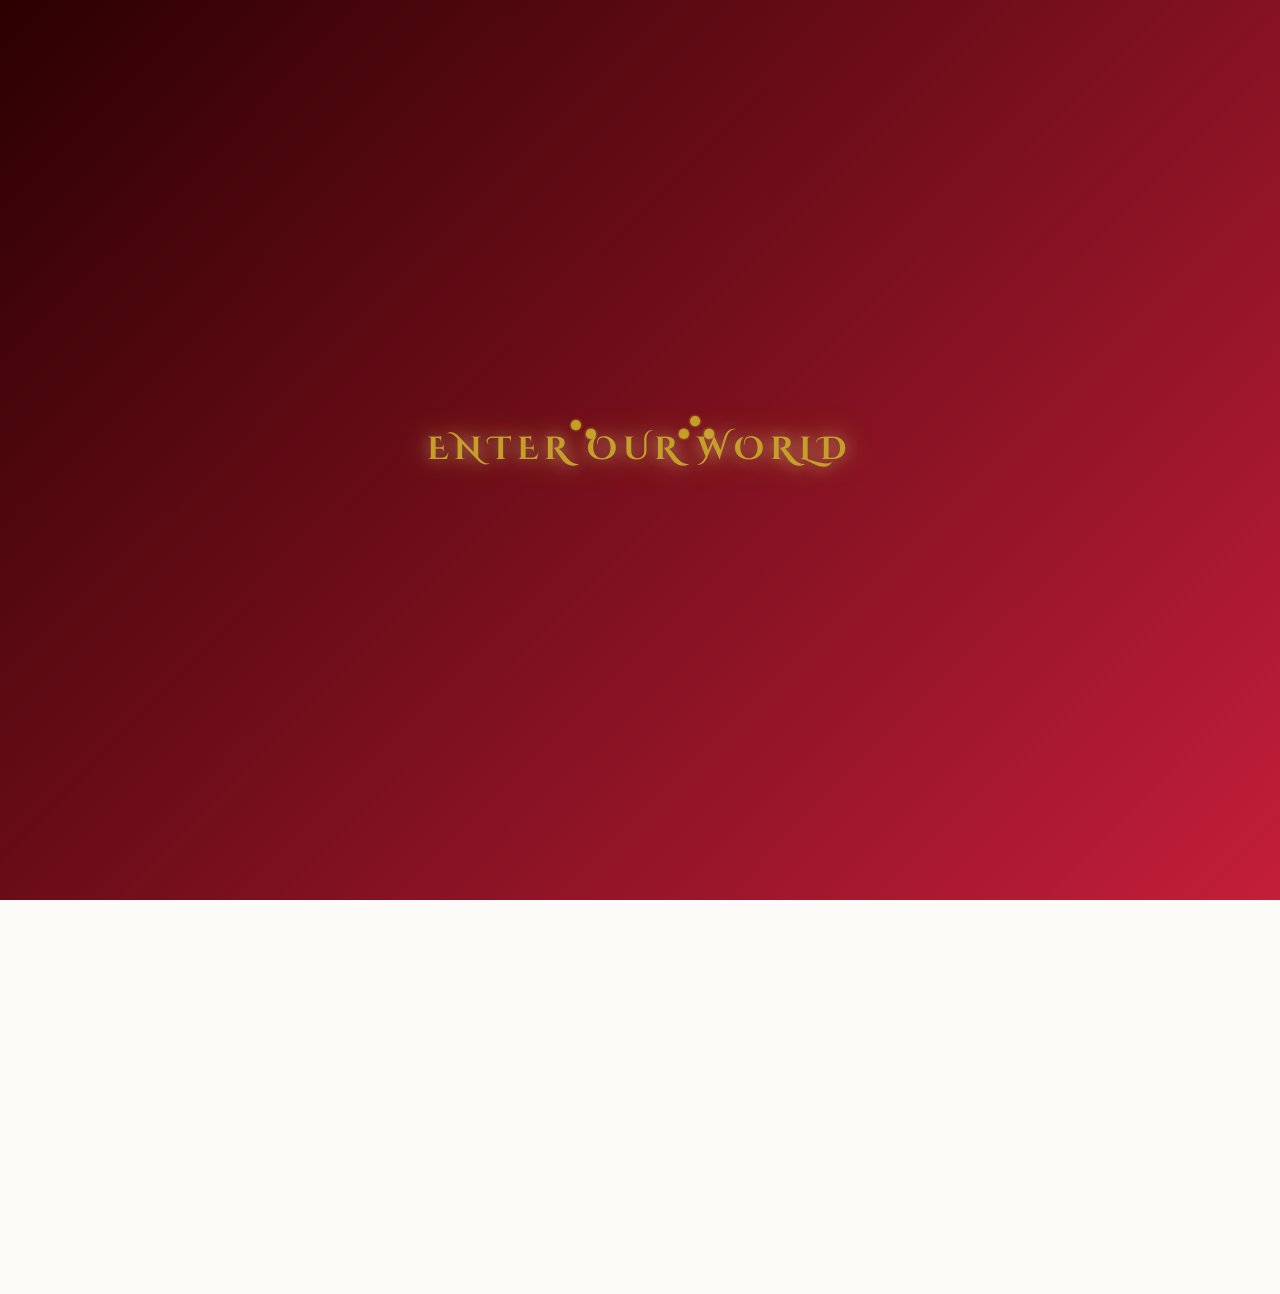
<file: index.html>
<!DOCTYPE html>
<html lang="en">
<head>
  <meta charset="UTF-8" />
  <meta name="viewport" content="width=device-width, initial-scale=1.0" />
  <title>Our Wedding - Home</title>
  <link rel="preconnect" href="https://fonts.googleapis.com" />
  <link rel="preconnect" href="https://fonts.gstatic.com" crossorigin />
  <link href="https://fonts.googleapis.com/css2?family=Cormorant+Garamond:ital,wght@0,300;0,400;0,600;1,400&family=Montserrat:wght@300;400;500&family=Cinzel+Decorative:wght@400;700&display=swap" rel="stylesheet" />
  <link rel="stylesheet" href="style.css" />
</head>
<body class="loading-active">
  <div id="loader" class="loading-wrapper">
    <div class="loading-content">
      <div class="loader-dots">
        <div class="loader-dot"></div>
        <div class="loader-dot"></div>
        <div class="loader-dot"></div>
        <div class="loader-dot"></div>
        <div class="loader-dot"></div>
      </div>
      <div class="loading-text">Enter our World</div>
    </div>
  </div>

  <header class="topbar">
    <nav class="container nav-grid">
      <a class="brand" href="index.html">V &amp; S</a>
      <div class="nav-links">
        <a href="index.html">Home</a>
        <a href="couple.html">The Couple</a>
        <div class="dropdown">
          <a href="event.html">Our Story</a>
          <div class="dropdown-content">
            <a href="roka.html">Roka</a>
            <a href="engagement.html">Engagement</a>
            <a href="sangeet.html">Sangeet</a>
            <a href="haldi.html">Haldi</a>
            <a href="wedding.html">Wedding</a>
            <a href="reception.html">Reception</a>
          </div>
        </div>
        <div class="dropdown">
          <a href="venue.html">Venue</a>
          <div class="dropdown-content">
            <a href="khajuraho-history.html">Khajuraho History</a>
          </div>
        </div>
        <a href="gallery.html">Gallery</a>
      </div>
    </nav>
  </header>

  <main>
    <section class="hero" aria-label="Wedding Hero">
      <div class="hero-overlay"></div>
      <div class="glass-card" role="banner" aria-live="polite">
        <h1>Vishal &amp; Simoni</h1>
        <p>It started with a simple "Let's See",<br>
          Now it's just You and Me...<br>
          Two souls met and quietly knew,<br>
          This forever begins with "I Choose You"...
        </p>
        <a class="button-89" href="couple.html">Meet the Couple</a>
      </div>
    </section>

    <div class="cards-container">
      <div class="card">
        <div class="img-container">
          <img src="images/groom.jpg" alt="Vishal"/>
        </div>
        <div class="card-details">
          <h2>Vishal</h2>
          <p>Thoughtful, calm and grounded, Vishal believes in sincerity, family and the beauty of simple moments. His quiet strength and warm humour bring balance and joy to every room he walks into.</p>
        </div>
      </div>
      <div class="card-divider"></div>
      <div class="card">
        <div class="img-container">
          <img src="images/bride.jpg" alt="Simoni"/>
        </div>
        <div class="card-details">
          <h2>Simoni</h2>
          <p>Graceful, cheerful and full of life, Simoni carries a warmth that makes everyone feel welcome. Her kindness, laughter and vibrant spirit bring light and happiness wherever she goes.</p>
        </div>
      </div>
    </div>
  </main>

  <footer class="site-footer">
    <div class="container footer-compact-row">
      <div class="countdown" aria-live="polite">
        <div><span id="days">0</span><small>Days</small></div>
        <div><span id="hours">0</span><small>Hours</small></div>
        <div><span id="minutes">0</span><small>Minutes</small></div>
        <div><span id="seconds">0</span><small>Seconds</small></div>
      </div>
      <p class="footer-quote-inline">Two hearts. Two families. One beautiful beginning.</p>
      <div class="wedding-seal">
        <div class="seal-inner">
          <span class="seal-month">NOV</span>
          <span class="seal-day">20</span>
          <span class="seal-year">2026</span>
        </div>
      </div>
    </div>
  </footer>

  <script src="countdown.js"></script>
  <script>
    window.addEventListener('load', () => {
      setTimeout(() => {
        const loader = document.getElementById('loader');
        if (loader) {
          loader.classList.add('hidden');
          document.body.classList.remove('loading-active');
        }
      }, 3500);
    });
  </script>
    <script src="responsive-imgs.js"></script>
</body>
</html>
</file>
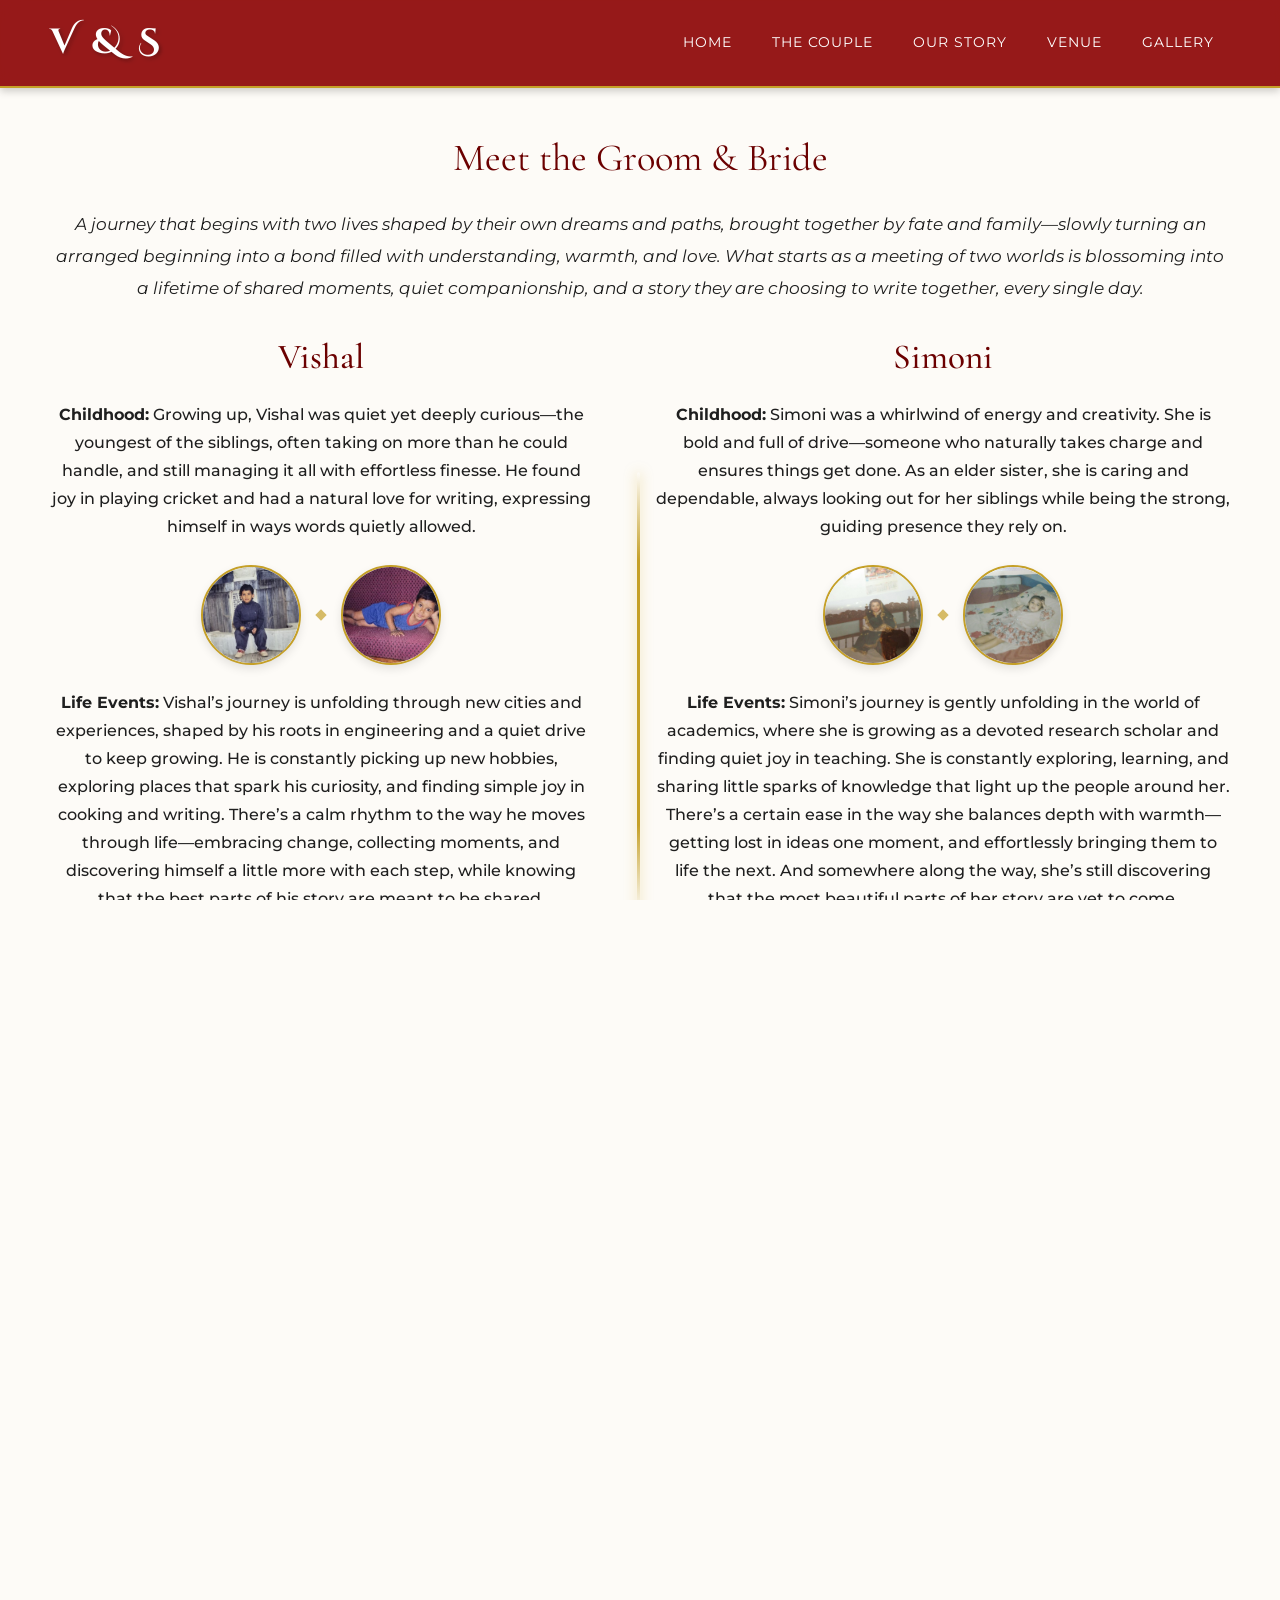
<file: couple.html>
<!DOCTYPE html>
<html lang="en">
<head>
  <meta charset="UTF-8" />
  <meta name="viewport" content="width=device-width, initial-scale=1.0" />
  <title>Our Wedding - The Couple</title>
  <link rel="preconnect" href="https://fonts.googleapis.com" />
  <link rel="preconnect" href="https://fonts.gstatic.com" crossorigin />
  <link href="https://fonts.googleapis.com/css2?family=Cormorant+Garamond:ital,wght@0,300;0,400;0,600;1,400&family=Montserrat:wght@300;400;500&family=Cinzel+Decorative:wght@400;700&display=swap" rel="stylesheet" />
  <link rel="stylesheet" href="style.css" />
</head>
<body>
  <header class="topbar">
    <nav class="container nav-grid">
      <a class="brand" href="index.html">V &amp; S</a>
      <div class="nav-links">
        <a href="index.html">Home</a>
        <a href="couple.html">The Couple</a>
        <div class="dropdown">
          <a href="event.html">Our Story</a>
          <div class="dropdown-content">
            <a href="roka.html">Roka</a>
            <a href="engagement.html">Engagement</a>
            <a href="sangeet.html">Sangeet</a>
            <a href="haldi.html">Haldi</a>
            <a href="wedding.html">Wedding</a>
            <a href="reception.html">Reception</a>
          </div>
        </div>
        <div class="dropdown">
          <a href="venue.html">Venue</a>
          <div class="dropdown-content">
            <a href="khajuraho-history.html">Khajuraho History</a>
          </div>
        </div>
        <a href="gallery.html">Gallery</a>
      </div>
    </nav>
  </header>

  <main class="container">
    <section class="section-block couple-intro">
      <h2>Meet the Groom &amp; Bride</h2>
      <p style="font-style: italic;">A journey that begins with two lives shaped by their own dreams and paths, brought together by fate and family—slowly turning an arranged beginning into a bond filled with understanding, warmth, and love. What starts as a meeting of two worlds is blossoming into a lifetime of shared moments, quiet companionship, and a story they are choosing to write together, every single day.</p>
    </section>

    <div class="info-grid">
      <article>
        <h3>Vishal</h3>
        <p><strong>Childhood:</strong> Growing up, Vishal was quiet yet deeply curious—the youngest of the siblings, often taking on more than he could handle, and still managing it all with effortless finesse. He found joy in playing cricket and had a natural love for writing, expressing himself in ways words quietly allowed.</p>
        <div class="story-gallery">
          <div class="story-frame"><img src="images/Vishal_Child_01.jpg" alt="Vishal Childhood 1"></div>
          <div class="diamond-divider"></div>
          <div class="story-frame"><img src="images/Vishal_Child_02.jpg" alt="Vishal Childhood 2"></div>
        </div>
        <p style="margin-top: 1rem;"><strong>Life Events:</strong> Vishal’s journey is unfolding through new cities and experiences, shaped by his roots in engineering and a quiet drive to keep growing. He is constantly picking up new hobbies, exploring places that spark his curiosity, and finding simple joy in cooking and writing. There’s a calm rhythm to the way he moves through life—embracing change, collecting moments, and discovering himself a little more with each step, while knowing that the best parts of his story are meant to be shared.</p>
        <div class="story-gallery">
          <div class="story-frame"><img src="images/Vishal_Life_01.jpg" alt="Vishal Event 1"></div>
          <div class="diamond-divider"></div>
          <div class="story-frame"><img src="images/Vishal_Life_02.jpg" alt="Vishal Event 2"></div>
          <div class="diamond-divider"></div>
          <div class="story-frame"><img src="images/Vishal_Life_03.jpg" alt="Vishal Event 3"></div>
        </div>
      </article>
      <article>
        <h3>Simoni</h3>
        <p><strong>Childhood:</strong> Simoni was a whirlwind of energy and creativity. She is bold and full of drive—someone who naturally takes charge and ensures things get done. As an elder sister, she is caring and dependable, always looking out for her siblings while being the strong, guiding presence they rely on.</p>
        <div class="story-gallery">
          <div class="story-frame"><img src="images/Simoni_Child_01.jpeg" alt="Simoni Childhood 1"></div>
          <div class="diamond-divider"></div>
          <div class="story-frame"><img src="images/Simoni_Child_02.jpeg" alt="Simoni Childhood 2"></div>
        </div>
        <p style="margin-top: 1rem;"><strong>Life Events:</strong> Simoni’s journey is gently unfolding in the world of academics, where she is growing as a devoted research scholar and finding quiet joy in teaching. She is constantly exploring, learning, and sharing little sparks of knowledge that light up the people around her. There’s a certain ease in the way she balances depth with warmth—getting lost in ideas one moment, and effortlessly bringing them to life the next. And somewhere along the way, she’s still discovering that the most beautiful parts of her story are yet to come.</p>
        <div class="story-gallery">
          <div class="story-frame"><img src="images/Simoni_Life_01.jpg" alt="Simoni Event 1"></div>
          <div class="diamond-divider"></div>
          <div class="story-frame"><img src="images/Simoni_Life_02.jpg" alt="Simoni Event 2"></div>
          <div class="diamond-divider"></div>
          <div class="story-frame"><img src="images/Simoni_Life_03.jpg" alt="Simoni Event 3"></div>
        </div>
      </article>
    </div>

    <section class="section-block childhood-section">
      <h3 style="text-align: center;">These kids are getting married!</h3>
      <div class="childhood-gallery">
        <div class="kid-frame">
          <img src="images/Little_Vishal.jpg" alt="Little Vishal">
          <span>Little Vishal</span>
        </div>
        <div class="heart-divider">
          <svg viewBox="0 0 32 32" fill="var(--maroon)">
            <path d="M16 28.5L14.1 26.7C7.33 20.58 3 16.5 3 11.5C3 7.36 6.36 4 10.5 4C12.84 4 15.09 5.09 16.6 6.81C18.11 5.09 20.36 4 22.7 4C26.84 4 30 7.36 30 11.5C30 16.5 25.67 20.58 18.9 26.71L17 28.5H16Z"/>
          </svg>
        </div>
        <div class="kid-frame">
          <img src="images/Little_Simoni.jpg" alt="Little Simoni">
          <span>Little Simoni</span>
        </div>
      </div>
    </section>

    <section class="event-nav-buttons">
      <h3>Explore Our Journey</h3>
      <div class="event-grid">
        <a href="event.html" class="button-89">Our Full Story</a>
        <a href="gallery.html" class="button-89">Photo Gallery</a>
      </div>
    </section>
  </main>

  <footer class="site-footer">
    <div class="container footer-compact-row">
      <div class="countdown" aria-live="polite">
        <div><span id="days">0</span><small>Days</small></div>
        <div><span id="hours">0</span><small>Hours</small></div>
        <div><span id="minutes">0</span><small>Minutes</small></div>
        <div><span id="seconds">0</span><small>Seconds</small></div>
      </div>
      <p class="footer-quote-inline">Two hearts. Two families. One beautiful beginning.</p>
      <div class="wedding-seal">
        <div class="seal-inner">
          <span class="seal-month">NOV</span>
          <span class="seal-day">20</span>
          <span class="seal-year">2026</span>
        </div>
      </div>
    </div>
  </footer>

  <script src="countdown.js"></script>
  <script src="lightbox.js"></script>
  <script src="responsive-imgs.js"></script>
</body>
</html>
</file>
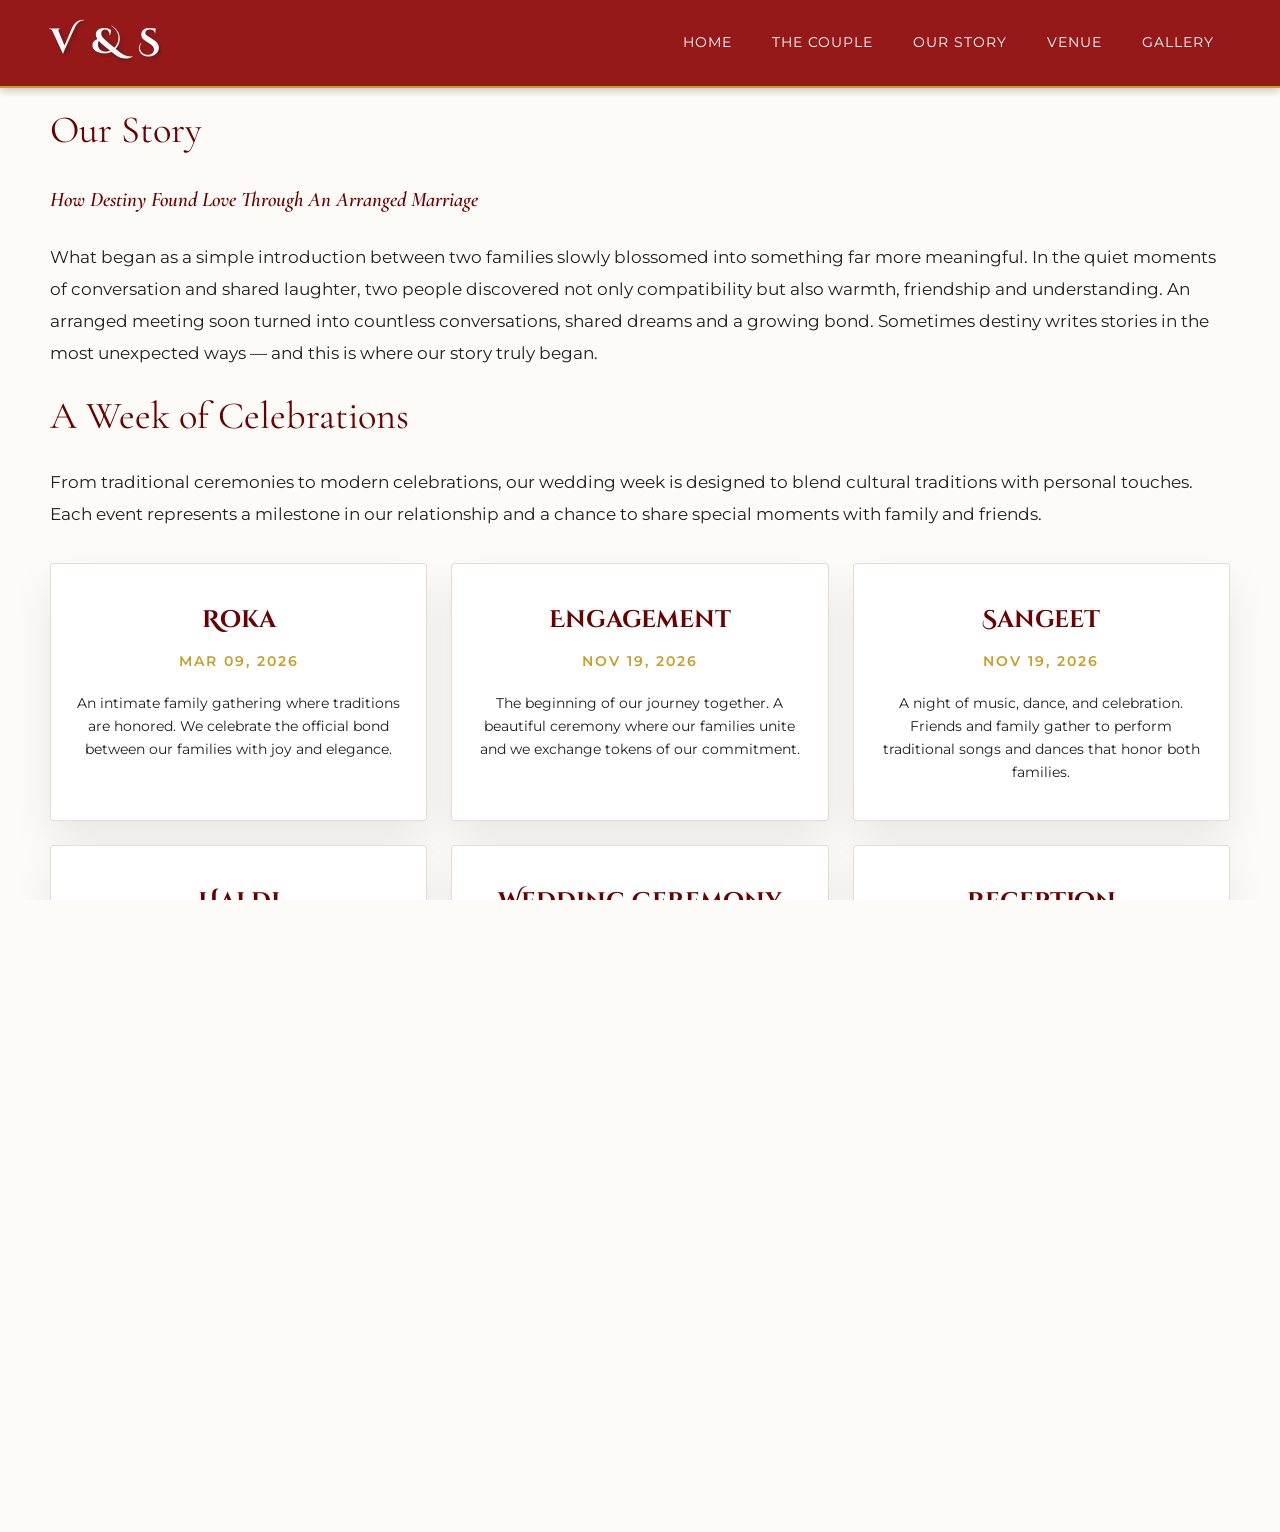
<file: event.html>
<!DOCTYPE html>
<html lang="en">
<head>
  <meta charset="UTF-8" />
  <meta name="viewport" content="width=device-width, initial-scale=1.0" />
  <title>Our Wedding - Events</title>
  <link rel="preconnect" href="https://fonts.googleapis.com" />
  <link rel="preconnect" href="https://fonts.gstatic.com" crossorigin />
  <link href="https://fonts.googleapis.com/css2?family=Cormorant+Garamond:ital,wght@0,300;0,400;0,600;1,400&family=Montserrat:wght@300;400;500&family=Cinzel+Decorative:wght@400;700&display=swap" rel="stylesheet" />
  <link rel="stylesheet" href="style.css" />
</head>
<body>
  <header class="topbar">
    <nav class="container nav-grid">
      <a class="brand" href="index.html">V &amp; S</a>
      <div class="nav-links">
        <a href="index.html">Home</a>
        <a href="couple.html">The Couple</a>
        <div class="dropdown">
          <a href="event.html">Our Story</a>
          <div class="dropdown-content">
            <a href="roka.html">Roka</a>
            <a href="engagement.html">Engagement</a>
            <a href="sangeet.html">Sangeet</a>
            <a href="haldi.html">Haldi</a>
            <a href="wedding.html">Wedding</a>
            <a href="reception.html">Reception</a>
          </div>
        </div>
        <div class="dropdown">
          <a href="venue.html">Venue</a>
          <div class="dropdown-content">
            <a href="khajuraho-history.html">Khajuraho History</a>
          </div>
        </div>
        <a href="gallery.html">Gallery</a>
      </div>
    </nav>
  </header>

  <main class="container">
    <section class="section-block">
      <h2>Our Story</h2>
      <h3 style="font-size: 1.3rem; color: var(--maroon); font-weight: 600; margin-bottom: 1.5rem; font-style: italic;">How Destiny Found Love Through An Arranged Marriage</h3>
      <p>What began as a simple introduction between two families slowly blossomed into something far more meaningful. In the quiet moments of conversation and shared laughter, two people discovered not only compatibility but also warmth, friendship and understanding. An arranged meeting soon turned into countless conversations, shared dreams and a growing bond. Sometimes destiny writes stories in the most unexpected ways — and this is where our story truly began.</p>
    </section>

    <section class="section-block events-content">
      <h3>A Week of Celebrations</h3>
      <p>From traditional ceremonies to modern celebrations, our wedding week is designed to blend cultural traditions with personal touches. Each event represents a milestone in our relationship and a chance to share special moments with family and friends.</p>
      <div class="events-details">
        <div class="event-detail-card">
          <h4>Roka</h4>
          <span class="event-date">Mar 09, 2026</span>
          <p>An intimate family gathering where traditions are honored. We celebrate the official bond between our families with joy and elegance.</p>
        </div>
        <div class="event-detail-card">
          <h4>Engagement</h4>
          <span class="event-date">Nov 19, 2026</span>
          <p>The beginning of our journey together. A beautiful ceremony where our families unite and we exchange tokens of our commitment.</p>
        </div>
        <div class="event-detail-card">
          <h4>Sangeet</h4>
          <span class="event-date">Nov 19, 2026</span>
          <p>A night of music, dance, and celebration. Friends and family gather to perform traditional songs and dances that honor both families.</p>
        </div>
        <div class="event-detail-card">
          <h4>Haldi</h4>
          <span class="event-date">Nov 20, 2026</span>
          <p>Vibrant colors, laughter, and blessings. This pre-wedding ritual is filled with joy as family and friends bless us with turmeric and flowers.</p>
        </div>
        <div class="event-detail-card">
          <h4>Wedding Ceremony</h4>
          <span class="event-date">Nov 20, 2026</span>
          <p>The most important day of our lives! We exchange vows under the watchful eyes of loved ones and embark on our journey as husband and wife.</p>
        </div>
        <div class="event-detail-card">
          <h4>Reception</h4>
          <span class="event-date">Nov 23, 2026</span>
          <p>An evening of celebration, elegant dining, and dancing. We celebrate with our extended family and friends in joy and gratitude.</p>
        </div>
      </div>
    </section>

    <section class="section-block event-buttons">
      <h3>Celebrate With Us</h3>
      <p>Click on any event below to see photos, videos, and special moments from that occasion.</p>
      <div class="event-grid">
        <a href="roka.html" class="button-89">Roka</a>
        <a href="engagement.html" class="button-89">Engagement</a>
        <a href="sangeet.html" class="button-89">Sangeet</a>
        <a href="haldi.html" class="button-89">Haldi</a>
        <a href="wedding.html" class="button-89">Wedding</a>
        <a href="reception.html" class="button-89">Reception</a>
      </div>
    </section>
  </main>

  <footer class="site-footer">
    <div class="container footer-compact-row">
      <div class="countdown" aria-live="polite">
        <div><span id="days">0</span><small>Days</small></div>
        <div><span id="hours">0</span><small>Hours</small></div>
        <div><span id="minutes">0</span><small>Minutes</small></div>
        <div><span id="seconds">0</span><small>Seconds</small></div>
      </div>
      <p class="footer-quote-inline">Two hearts. Two families. One beautiful beginning.</p>
      <div class="wedding-seal">
        <div class="seal-inner">
          <span class="seal-month">NOV</span>
          <span class="seal-day">20</span>
          <span class="seal-year">2026</span>
        </div>
      </div>
    </div>
  </footer>
  <script src="countdown.js"></script>
  <script src="responsive-imgs.js"></script>
</body>
</html>
</file>
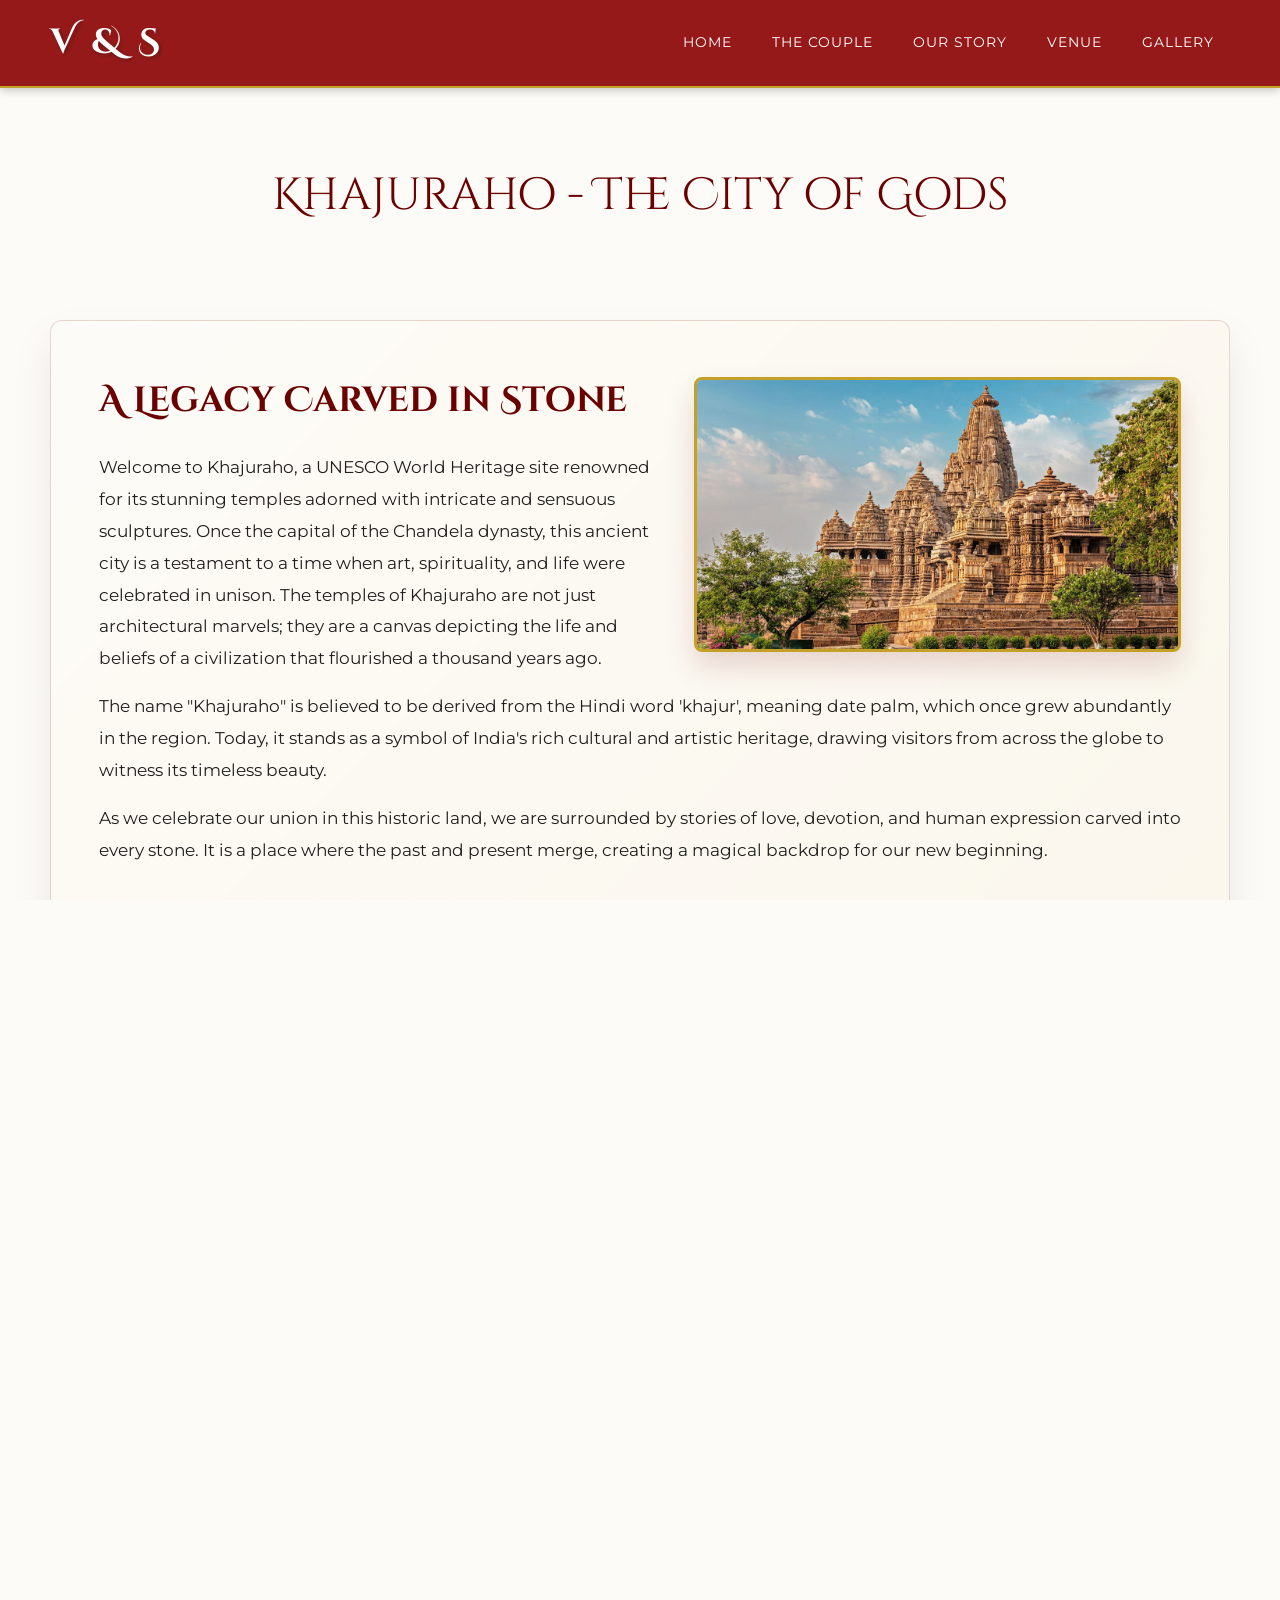
<file: khajuraho-history.html>
<!DOCTYPE html>
<html lang="en">
<head>
    <meta charset="UTF-8">
    <meta name="viewport" content="width=device-width, initial-scale=1.0">
    <title>History of Khajuraho - Simple Wedding</title>
    <link rel="stylesheet" href="style.css">
</head>
<body>
    <!-- Top Navigation -->
    <header class="topbar">
      <nav class="container nav-grid">
        <a class="brand" href="index.html">V &amp; S</a>
        <div class="nav-links">
          <a href="index.html">Home</a>
          <a href="couple.html">The Couple</a>
          <div class="dropdown">
            <a href="event.html">Our Story</a>
            <div class="dropdown-content">
              <a href="roka.html">Roka</a>
              <a href="engagement.html">Engagement</a>
              <a href="sangeet.html">Sangeet</a>
              <a href="haldi.html">Haldi</a>
              <a href="wedding.html">Wedding</a>
              <a href="reception.html">Reception</a>
            </div>
          </div>
          <div class="dropdown">
            <a href="venue.html">Venue</a>
            <div class="dropdown-content">
              <a href="khajuraho-history.html">Khajuraho History</a>
            </div>
          </div>
          <a href="gallery.html">Gallery</a>
        </div>
      </nav>
    </header>

    <main>
    <script src="responsive-imgs.js"></script>
        <!-- History Content -->
        <div class="container" style="margin-top: 4rem; margin-bottom: 4rem;">
            <div class="section-block" style="text-align: center; margin-bottom: 3rem;">
                <h2 style="font-family: 'Cinzel Decorative', serif; font-size: 2.8rem;">Khajuraho - The City of Gods</h2>                
            </div>

            <div class="history-float-block">
                <div class="history-float-img">
                    <img src="images/history/khajuraho_main.jpg" alt="Khajuraho Temple Complex">
                </div>
                <h3>A Legacy Carved in Stone</h3>
                <p>Welcome to Khajuraho, a UNESCO World Heritage site renowned for its stunning temples adorned with intricate and sensuous sculptures. Once the capital of the Chandela dynasty, this ancient city is a testament to a time when art, spirituality, and life were celebrated in unison. The temples of Khajuraho are not just architectural marvels; they are a canvas depicting the life and beliefs of a civilization that flourished a thousand years ago.</p>
                <p>The name "Khajuraho" is believed to be derived from the Hindi word 'khajur', meaning date palm, which once grew abundantly in the region. Today, it stands as a symbol of India's rich cultural and artistic heritage, drawing visitors from across the globe to witness its timeless beauty.</p>
                <p>As we celebrate our union in this historic land, we are surrounded by stories of love, devotion, and human expression carved into every stone. It is a place where the past and present merge, creating a magical backdrop for our new beginning.</p>
            </div>

            <div class="history-row reverse">
                <div class="history-text">
                    <h3>Architectural Magnificence</h3>
                    <p>The temples of Khajuraho are a breathtaking symphony of Nagara-style architecture and intricate craftsmanship. Built between 950 and 1050 AD by the Chandela rulers, these structures are famous for their harmonious integration of sculpture with architecture. The detailed carvings depict mythological stories, celestial beings, and scenes from daily life, celebrating human emotions in their purest form. The Kandariya Mahadeva Temple, with its soaring shikhara, stands as the grandest example of this artistic achievement.</p>
                </div>
                <div class="history-img">
                    <img src="images/history/khajuraho_architecture.jpg" alt="Architectural Magnificence of Khajuraho">
                </div>
            </div>

            <div class="timeline-section">
                <div class="timeline">
                    <!-- 1 -->
                    <div class="timeline-item left">
                        <div class="timeline-dot"></div>
                        <div class="timeline-content">
                            <span class="timeline-step">Circa 9th Century</span>
                            <h3>Rise of the Chandelas</h3>
                            <p>The Chandela dynasty emerged as a dominant power in Central India. They established their capital at Khajuraho and began a period of prolific temple construction, transforming the city into a major cultural and religious center.</p>
                        </div>
                        <div class="timeline-image-container">
                            <img src="images/history/chandela_dynasty.jpg" alt="Chandela Dynasty Emblem" class="timeline-img">
                        </div>
                    </div>
                    <!-- 2 -->
                    <div class="timeline-item right">
                        <div class="timeline-dot"></div>
                        <div class="timeline-image-container">
                            <img src="images/history/Khajuraho_style.jpg" alt="Khajuraho Temple Construction" class="timeline-img">
                        </div>
                        <div class="timeline-content">
                            <span class="timeline-step">950 - 1050 AD</span>
                            <h3>The Golden Era of Construction</h3>
                            <p>This century marked the zenith of temple building. It is believed that over 85 temples were constructed, each a masterpiece of art and devotion. Rulers like Yashovarman and Dhanga commissioned some of the most famous temples, including the Lakshmana and Vishvanatha temples.</p>
                        </div>
                    </div>
                    <!-- 3 -->
                    <div class="timeline-item left">
                        <div class="timeline-dot"></div>
                        <div class="timeline-content">
                            <span class="timeline-step">13th Century</span>
                            <h3>Decline and Obscurity</h3>
                            <p>Following the decline of the Chandela dynasty and subsequent invasions, Khajuraho fell into obscurity. The temples were abandoned and gradually became overgrown by the surrounding forest, hidden from the world for centuries.</p>
                        </div>
                        <div class="timeline-image-container">
                            <img src="images/history/khajuraho_ruins.jpg" alt="Overgrown Khajuraho Temples" class="timeline-img">
                        </div>
                    </div>
                    <!-- 4 -->
                    <div class="timeline-item right">
                        <div class="timeline-dot"></div>
                        <div class="timeline-image-container">
                            <img src="images/history/khajuraho_sketch.jpg" alt="Sketch of Khajuraho by T.S. Burt" class="timeline-img">
                        </div>
                        <div class="timeline-content">
                            <span class="timeline-step">1838</span>
                            <h3>Rediscovery by the British</h3>
                            <p>In the 19th century, a British engineer, T.S. Burt, rediscovered the lost temples. His accounts brought this architectural treasure to the attention of the world, initiating efforts for its preservation and study.</p>
                        </div>
                    </div>
                    <!-- 5 -->
                    <div class="timeline-item left">
                        <div class="timeline-dot"></div>
                        <div class="timeline-content">
                            <span class="timeline-step">1986 - Present</span>
                            <h3>A Global Heritage Site</h3>
                            <p>Recognized as a UNESCO World Heritage site, Khajuraho is now protected and celebrated as one of the most significant artistic legacies of ancient India. Of the original temples, 25 remain, continuing to inspire awe and wonder in all who visit.</p>
                        </div>
                        <div class="timeline-image-container">
                            <img src="images/history/khajuraho_unesco.jpg" alt="UNESCO World Heritage Site plaque at Khajuraho" class="timeline-img">
                        </div>
                    </div>
                </div>
            </div>

            <div style="text-align: center; margin-top: 3rem;">
                <a href="https://www.mptourism.com/destination-khajuraho.php" target="_blank" class="button-89" rel="noopener noreferrer">Discover More About Khajuraho</a>
            </div>
        </div>
    </main>

    <!-- Footer -->
    <footer class="site-footer">
        <div class="container footer-compact-row">
            <div class="countdown" aria-live="polite">
                <div><span id="days">0</span><small>Days</small></div>
                <div><span id="hours">0</span><small>Hours</small></div>
                <div><span id="minutes">0</span><small>Minutes</small></div>
                <div><span id="seconds">0</span><small>Seconds</small></div>
            </div>
            <p class="footer-quote-inline">Two hearts. Two families. One beautiful beginning.</p>
            <div class="wedding-seal">
                <div class="seal-inner">
                    <span class="seal-month">NOV</span>
                    <span class="seal-day">20</span>
                    <span class="seal-year">2026</span>
                </div>
            </div>
        </div>
    </footer>

    <!-- Scripts -->
    <script src="countdown.js"></script>
</body>
</html>
</file>
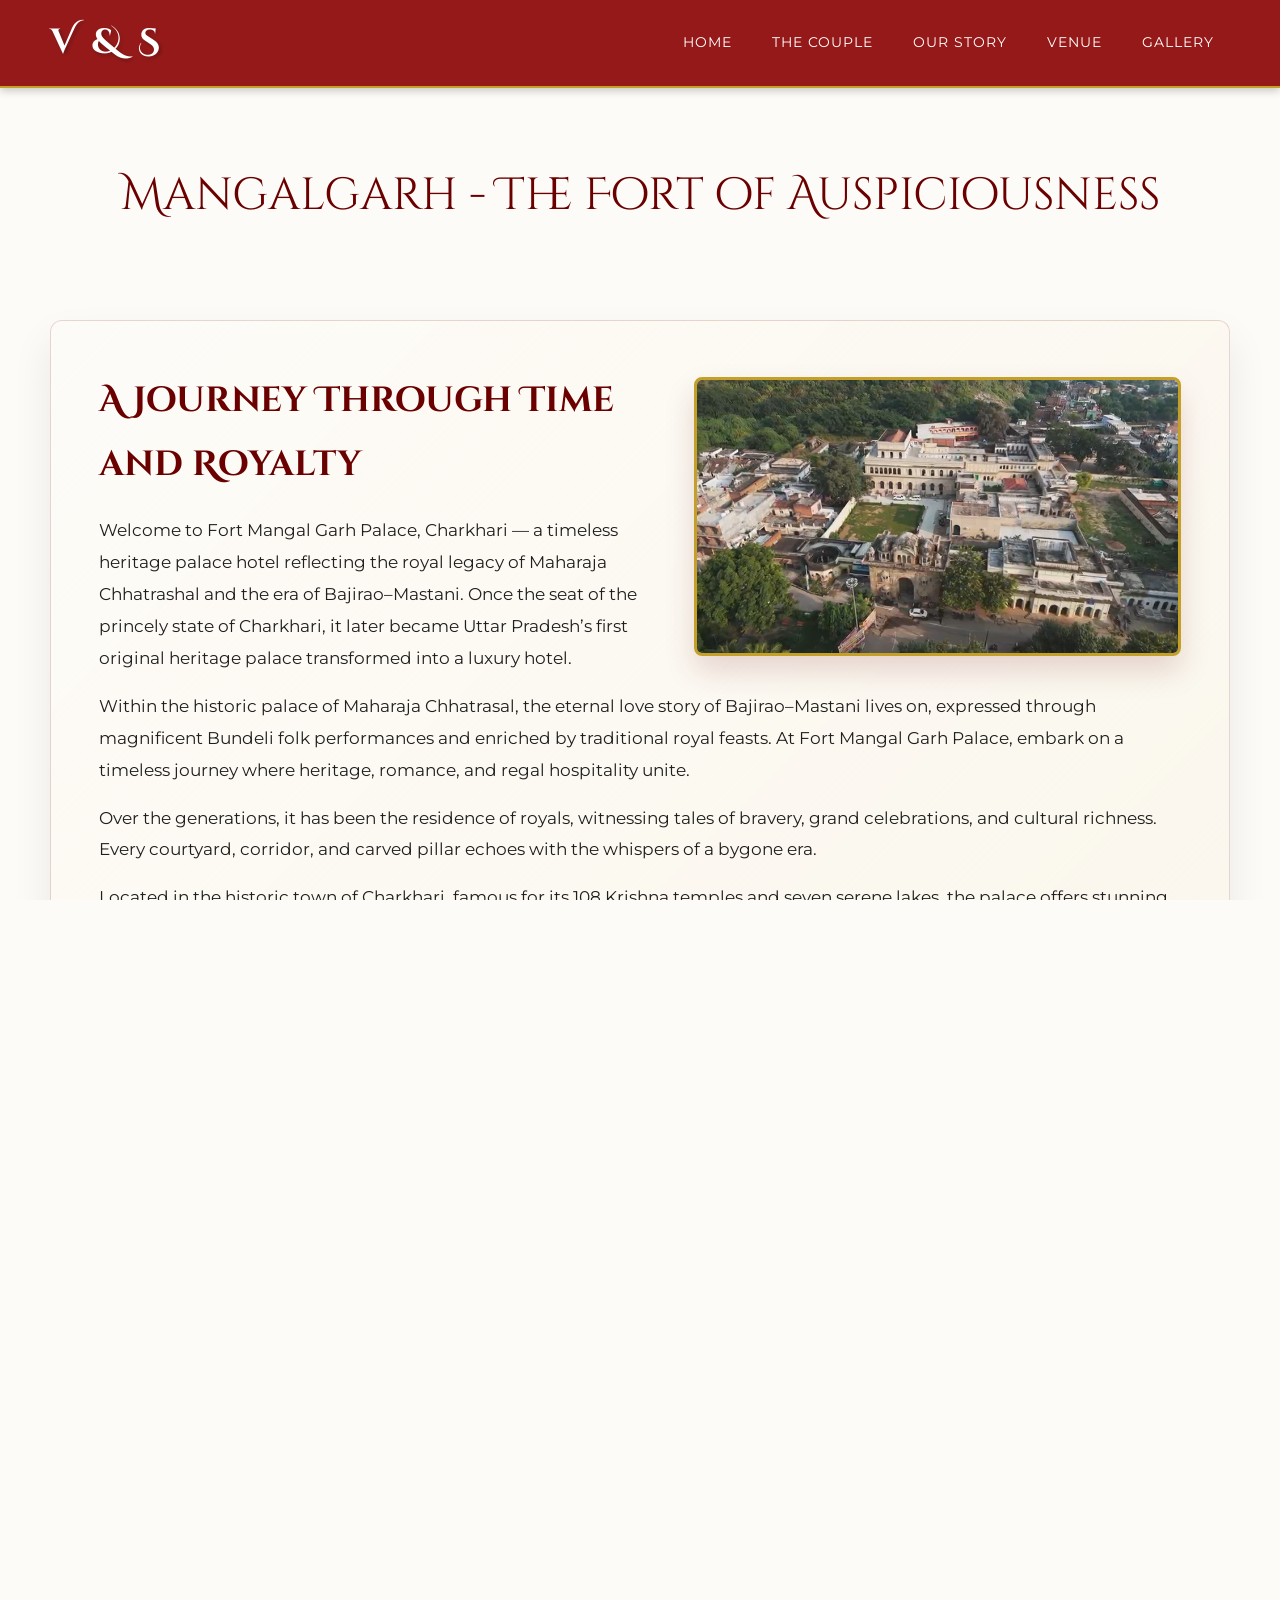
<file: mangalgarh-history.html>
<!DOCTYPE html>
<html lang="en">
<head>
    <meta charset="UTF-8">
    <meta name="viewport" content="width=device-width, initial-scale=1.0">
    <title>History of Mangalgarh Palace - Simple Wedding</title>
    <link rel="stylesheet" href="style.css">
</head>
<body>
    <!-- Top Navigation -->
    <header class="topbar">
      <nav class="container nav-grid">
        <a class="brand" href="index.html">V &amp; S</a>
        <div class="nav-links">
          <a href="index.html">Home</a>
          <a href="couple.html">The Couple</a>
          <div class="dropdown">
            <a href="event.html">Our Story</a>
            <div class="dropdown-content">
              <a href="roka.html">Roka</a>
              <a href="engagement.html">Engagement</a>
              <a href="sangeet.html">Sangeet</a>
              <a href="haldi.html">Haldi</a>
              <a href="wedding.html">Wedding</a>
    <script src="countdown.js"></script>
    <script src="responsive-imgs.js"></script>
            </div>
          </div>
          <div class="dropdown">
            <a href="venue.html">Venue</a>
            <div class="dropdown-content">
              <a href="mangalgarh-history.html">Palace History</a>
            </div>
          </div>
          <a href="gallery.html">Gallery</a>
        </div>
      </nav>
    </header>

    <main>
        <!-- History Content -->
        <div class="container" style="margin-top: 4rem; margin-bottom: 4rem;">
            <div class="section-block" style="text-align: center; margin-bottom: 3rem;">
                <h2 style="font-family: 'Cinzel Decorative', serif; font-size: 2.8rem;">Mangalgarh - The Fort of Auspiciousness</h2>                
            </div>

            <div class="history-float-block">
                <div class="history-float-img">
                    <img src="images/FMPG_Cover.png" alt="Fort Mangalgarh Royal Heritage">
                </div>
                <h3>A Journey Through Time and Royalty</h3>
                <p>Welcome to Fort Mangal Garh Palace, Charkhari — a timeless heritage palace hotel reflecting the royal legacy of Maharaja Chhatrashal and the era of Bajirao–Mastani. Once the seat of the princely state of Charkhari, it later became Uttar Pradesh’s first original heritage palace transformed into a luxury hotel.</p>
                <p>Within the historic palace of Maharaja Chhatrasal, the eternal love story of Bajirao–Mastani lives on, expressed through magnificent Bundeli folk performances and enriched by traditional royal feasts. At Fort Mangal Garh Palace, embark on a timeless journey where heritage, romance, and regal hospitality unite.</p>
                <p>Over the generations, it has been the residence of royals, witnessing tales of bravery, grand celebrations, and cultural richness. Every courtyard, corridor, and carved pillar echoes with the whispers of a bygone era.</p>
                <p>Located in the historic town of Charkhari, famous for its 108 Krishna temples and seven serene lakes, the palace offers stunning views of lush gardens and the majestic Mangal Garh Fort overlooking the city.</p>
            </div>

            <div class="history-row reverse">
                <div class="history-text">
                    <h3>Architectural Magnificence</h3>
                    <p>The palace is a breathtaking symphony of traditional craftsmanship and regal aesthetics. Featuring sprawling lush courtyards, beautifully sculpted pillars, and ornate domes, it reflects the pinnacle of architectural brilliance. Every intricate carving and grand hall tells a story of elegance, providing an ethereal and deeply romantic setting that perfectly bridges historical authenticity with modern celebration.</p>
                </div>
                <div class="history-img">
                    <img src="images/FMGP.png" alt="Architectural Magnificence">
                </div>
            </div>

            <div class="timeline-section">
                <div class="timeline">
                    <!-- 1 -->
                    <div class="timeline-item left">
                        <div class="timeline-dot"></div>
                        <div class="timeline-content">
                            <span class="timeline-step">Chapter 1</span>
                            <h3>Where History Meets the "Kashmir of Bundelkhand"</h3>
                            <p>Perched majestically in the heart of Charkhari—a town celebrated as the "Kashmir of Bundelkhand" and "Mini Vrindavan"—Fort Mangalgarh Palace stands as a timeless sentinel of Rajput grandeur. Surrounded by serene water bodies and ancient temples, our palace is more than a hotel; it is a living chronicle of royal valor, architectural brilliance, and an enduring symbol of love.</p>
                        </div>
                    </div>
                    <!-- 2 -->
                    <div class="timeline-item right">
                        <div class="timeline-dot"></div>
                        <div class="timeline-content">
                            <span class="timeline-step">1734</span>
                            <h3>A Foundation Laid in Fortune</h3>
                            <p>The saga of Mangalgarh began in 1734 when Jagat Raj, the illustrious son of the legendary Maharaja Chhatrasal, chose Ranjit Hill as the site for his stronghold. Legend tells of a successful hunt for the chakhar deer that led the King to this spot. Because the foundation was laid on a Mangalwar (Tuesday), the fort was christened Mangalgarh—the Fort of Auspiciousness.</p>
                        </div>
                    </div>
                    <!-- 3 -->
                    <div class="timeline-item left">
                        <div class="timeline-dot"></div>
                        <div class="timeline-content">
                            <span class="timeline-step">1885–1895</span>
                            <h3>The Golden Era of Architecture</h3>
                            <p>While the foundations were ancient, the palace reached its architectural zenith under the reign of Maharaja Malkhan Singh (the grandson of Maharaja Chhatrasal). Between 1885 and 1895, the structure was expanded into the palatial marvel seen today. Through the centuries, the halls of Mangalgarh have been graced by a lineage of noble rulers, including Maharaja Jujhar Singh, Maharaja Ganga Singh, Maharaja Arimardan Singh, and Maharaja Jayendra Singh.</p>
                        </div>
                    </div>
                    <!-- 4 -->
                    <div class="timeline-item right">
                        <div class="timeline-dot"></div>
                        <div class="timeline-content">
                            <span class="timeline-step">Chapter 4</span>
                            <h3>The Land of Eternal Love</h3>
                            <img src="images/bajirao-mastani.jpg" alt="Peshwa Bajirao and Mastani" style="width: 100%; height: 250px; object-fit: cover; border-radius: 8px; margin: 0.5rem 0 1rem 0; border: 2px solid var(--gold); box-shadow: 0 4px 15px rgba(0,0,0,0.1);">
                            <p>Fort Mangalgarh is not just a military bastion it is a site of deep cultural and historical significance. Fort Mangalgarh holds a unique place in the heart of Indian history as the sacred ground where the historic union of Peshwa Bajirao and Mastani was solemnized. This legacy of royal romance permeates the palace, as the palace has been restored to welcome guests seeking a blend of timeless charm and modern luxury, offering guests a rare opportunity to walk the same corridors where one of history's greatest love stories was written.</p>
                        </div>
                    </div>
                    <!-- 5 -->
                    <div class="timeline-item left">
                        <div class="timeline-dot"></div>
                        <div class="timeline-content">
                            <span class="timeline-step">The New Era</span>
                            <h3>A Visionary Restoration</h3>
                            <p>Once a defensive stronghold, the palace has been transformed into a boutique heritage hotel that preserves its grand walls and vibrant Bundelkhandi culture. After India's independence, it remained with royal descendants Shree Jayant Singh and Shree Jayveer Singh, before its preservation was entrusted to Shri Ganga Charan Rajput. Driven by his vision to revive the glory of Charkhari State, he restored Fort Mangalgarh to share the timeless charm of the "Kashmir of Bundelkhand" with the world.</p>
                        </div>
                    </div>
                    <!-- 6 -->
                    <div class="timeline-item right">
                        <div class="timeline-dot"></div>
                        <div class="timeline-content">
                            <span class="timeline-step">Today</span>
                            <h3>Experience Royal Hospitality</h3>
                            <p>Today, Fort Mangalgarh Palace has been thoughtfully converted into a boutique heritage hotel. Every effort has been made to preserve the original Bundelkhandi craftsmanship while integrating modern luxuries. We invite you to step through our gates, where the echoes of 250 years of history meet the warmth of traditional hospitality. Come, stay where kings once resided, and become a part of the continuing legacy of Mangalgarh.</p>
                        </div>
                    </div>
                </div>
            </div>

            <div style="text-align: center; margin-top: 3rem;">
                <a href="https://fortmangalgarhpalace.in/#" target="_blank" class="button-89" rel="noopener noreferrer">Visit Official Palace Website</a>
            </div>
        </div>
    </main>

    <!-- Footer -->
    <footer class="site-footer">
        <div class="container footer-compact-row">
            <div class="countdown" aria-live="polite">
                <div><span id="days">0</span><small>Days</small></div>
                <div><span id="hours">0</span><small>Hours</small></div>
                <div><span id="minutes">0</span><small>Minutes</small></div>
                <div><span id="seconds">0</span><small>Seconds</small></div>
            </div>
            <p class="footer-quote-inline">Two hearts. Two families. One beautiful beginning.</p>
            <div class="wedding-seal">
                <div class="seal-inner">
                    <span class="seal-month">NOV</span>
                    <span class="seal-day">20</span>
                    <span class="seal-year">2026</span>
                </div>
            </div>
        </div>
    </footer>

    <!-- Scripts -->
    <script src="countdown.js"></script>
</body>
</html>
</file>
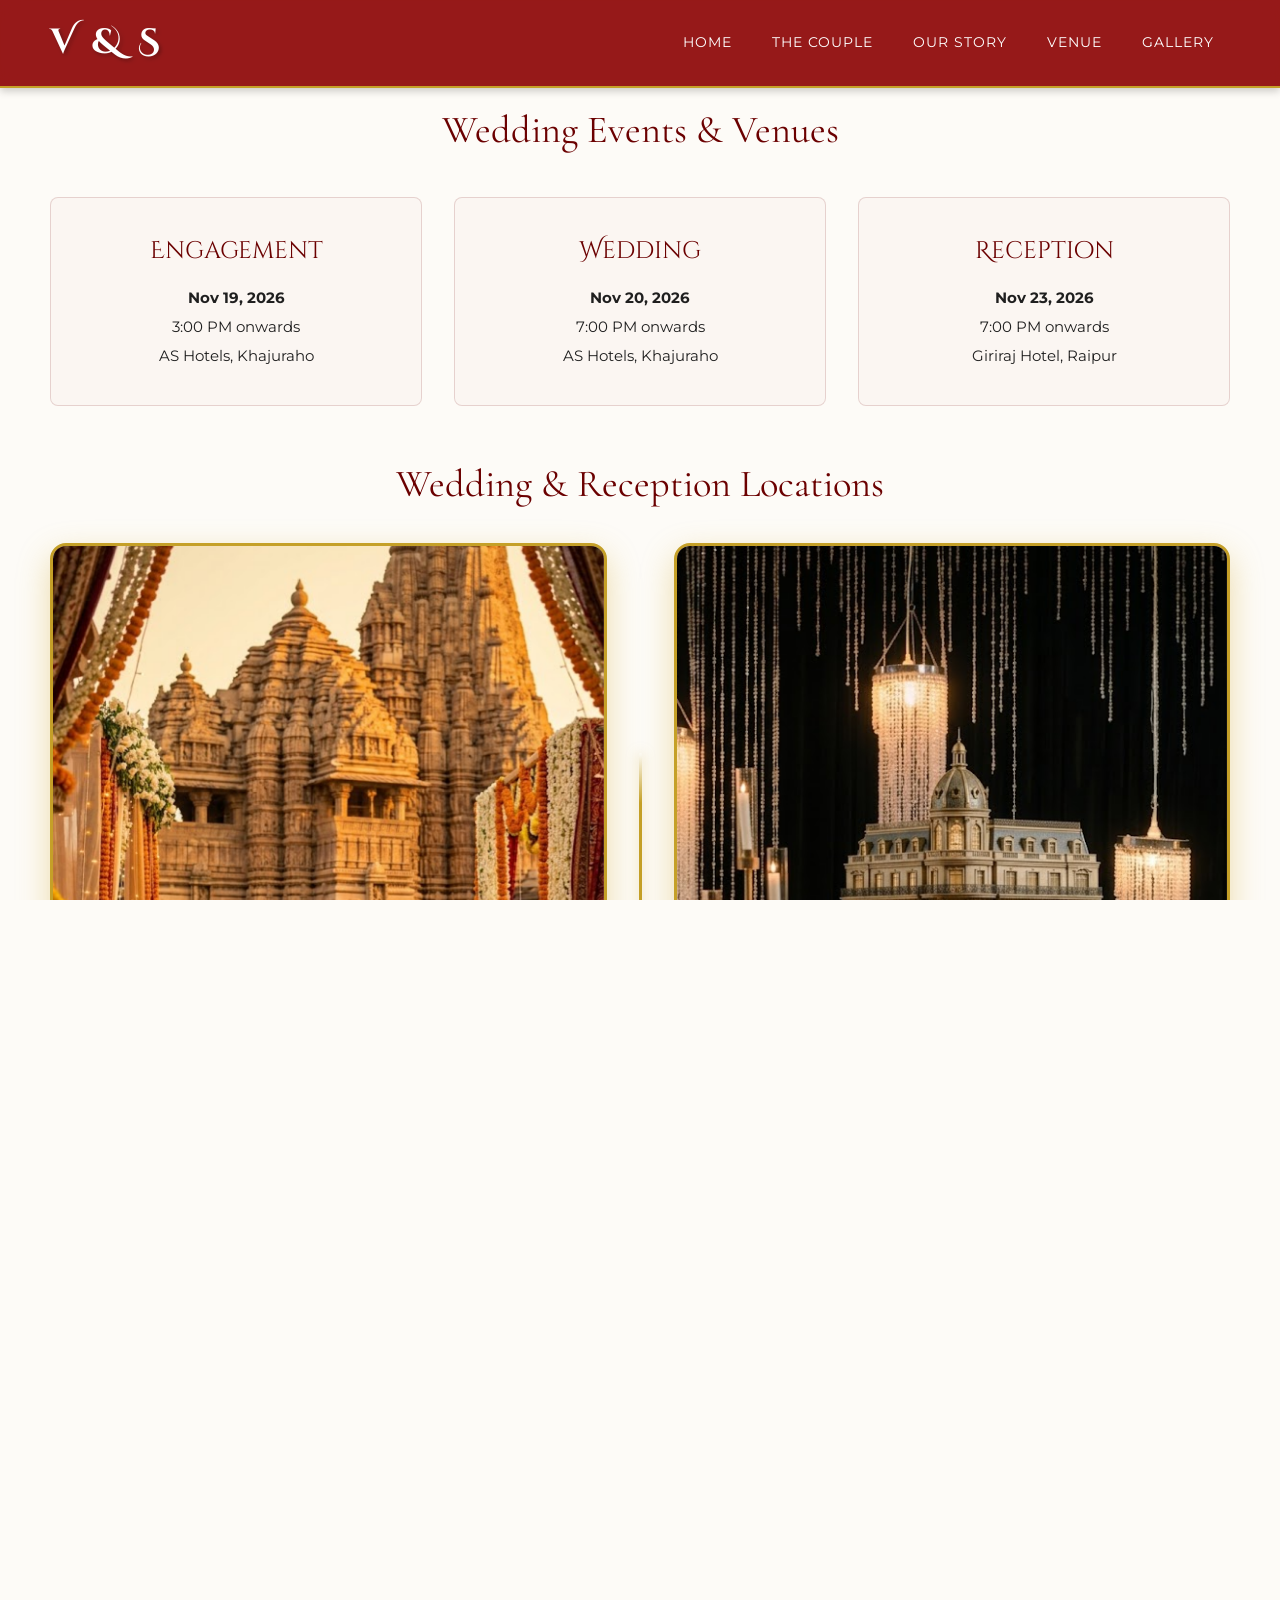
<file: venue.html>
<!DOCTYPE html>
<html lang="en">
<head>
  <meta charset="UTF-8" />
  <meta name="viewport" content="width=device-width, initial-scale=1.0" />
  <title>Our Wedding - Venue</title>
  <link rel="preconnect" href="https://fonts.googleapis.com" />
  <link rel="preconnect" href="https://fonts.gstatic.com" crossorigin />
  <link href="https://fonts.googleapis.com/css2?family=Cormorant+Garamond:ital,wght@0,300;0,400;0,600;1,400&family=Montserrat:wght@300;400;500&family=Cinzel+Decorative:wght@400;700&display=swap" rel="stylesheet" />
  <link rel="stylesheet" href="style.css" />
</head>
<body>
  <header class="topbar">
    <nav class="container nav-grid">
      <a class="brand" href="index.html">V &amp; S</a>
      <div class="nav-links">
        <a href="index.html">Home</a>
        <a href="couple.html">The Couple</a>
        <div class="dropdown">
          <a href="event.html">Our Story</a>
          <div class="dropdown-content">
            <a href="roka.html">Roka</a>
            <a href="engagement.html">Engagement</a>
            <a href="sangeet.html">Sangeet</a>
            <a href="haldi.html">Haldi</a>
            <a href="wedding.html">Wedding</a>
            <a href="reception.html">Reception</a>
          </div>
        </div>
        <div class="dropdown">
          <a href="venue.html">Venue</a>
          <div class="dropdown-content">
            <a href="khajuraho-history.html">Khajuraho History</a>
          </div>
        </div>
        <a href="gallery.html">Gallery</a>
      </div>
    </nav>
  </header>

  <main class="container">
    <section class="section-block">
      <h2 style="text-align: center; margin-bottom: 2rem;">Wedding Events &amp; Venues</h2>
      <div class="venue-sections">
        <div class="venue-card">
          <h3>Engagement</h3>
          <p><strong>Nov 19, 2026</strong></p>
          <p>3:00 PM onwards</p>
          <p>AS Hotels, Khajuraho</p>
        </div>
        <div class="venue-card">
          <h3>Wedding</h3>
          <p><strong>Nov 20, 2026</strong></p>
          <p>7:00 PM onwards</p>
          <p>AS Hotels, Khajuraho</p>
        </div>
        <div class="venue-card">
          <h3>Reception</h3>
          <p><strong>Nov 23, 2026</strong></p>
          <p>7:00 PM onwards</p>
          <p>Giriraj Hotel, Raipur</p>
        </div>
      </div>
    </section>

    <section class="section-block map-block">
      <h3 style="text-align: center; margin-bottom: 0.5rem;">Wedding &amp; Reception Locations</h3>
      <div class="maps-wrapper">
        <div class="map-container">
          <iframe src="https://www.google.com/maps/embed?pb=!1m18!1m12!1m3!1d844.1965178455624!2d79.921242044852!3d24.848592275923078!2m3!1f0!2f0!3f0!3m2!1i1024!2i768!4f13.1!3m3!1m2!1s0x3982e5f6256cca77%3A0x71092c5c7e202614!2sA%20S%20Hotels%20Khajuraho!5e0!3m2!1sen!2sin!4v1782646574128!5m2!1sen!2sin" allowfullscreen="" loading="lazy" referrerpolicy="strict-origin-when-cross-origin"></iframe>
          <img src="images/Khajuraho_Venue.jpeg" alt="Wedding Venue Cover" class="map-overlay">
        </div>
        
        <div class="map-divider"></div>

        <div class="map-container">
          <iframe src="https://www.google.com/maps/embed?pb=!1m18!1m12!1m3!1d868.5888428381505!2d81.63786495368952!3d21.2553867827153!2m3!1f0!2f0!3f0!3m2!1i1024!2i768!4f13.1!3m3!1m2!1s0x3a28dd9b2060a8e1%3A0xa4745db3ec3b06c2!2sHotel%20Giriraj!5e0!3m2!1sen!2sin!4v1782645476467!5m2!1sen!2sin" allowfullscreen="" loading="lazy" referrerpolicy="no-referrer-when-downgrade"></iframe>
          <img src="images/Raipur_Venue.jpeg" alt="Reception Venue Cover" class="map-overlay">
        </div>
      </div>

      <div style="text-align: center; margin-top: 3rem; margin-bottom: 1rem;">
        <p style="margin-bottom: 1.5rem; font-style: italic; color: var(--muted);">Discover the timeless legacy and architectural marvel of our historic wedding destination.</p>
        <a href="khajuraho-history.html" class="button-89">Explore Khajuraho's History</a>
      </div>
    </section>

    <section class="section-block doli-section">
      <img src="images/doli.jpg" alt="Doli - Wedding tradition" class="doli-image" />
    </section>

  </main>

  <footer class="site-footer">
    <div class="container footer-compact-row">
      <div class="countdown" aria-live="polite">
        <div><span id="days">0</span><small>Days</small></div>
        <div><span id="hours">0</span><small>Hours</small></div>
        <div><span id="minutes">0</span><small>Minutes</small></div>
        <div><span id="seconds">0</span><small>Seconds</small></div>
      </div>
      <p class="footer-quote-inline">Two hearts. Two families. One beautiful beginning.</p>
      <div class="wedding-seal">
        <div class="seal-inner">
          <span class="seal-month">NOV</span>
          <span class="seal-day">20</span>
          <span class="seal-year">2026</span>
        </div>
      </div>
    </div>
  </footer>
  <script src="countdown.js"></script>
  <script src="responsive-imgs.js"></script>
</body>
</html>
</file>
<file: style.css>
@import url('https://fonts.googleapis.com/css2?family=Cinzel+Decorative:wght@400;700&family=Cormorant+Garamond:ital,wght@0,300;0,400;0,600;1,400&family=Montserrat:wght@300;400;500&display=swap');

:root {
    --ivory: #FDFBF7;
    --gold: #C5A028;
    --maroon: #6B0000;
    --pastel-blue: #a7c7e7;
    --dark-text: #1f1f1f;
    --bg: var(--ivory);
    --text: #1f1f1f;
    --muted: #444444;
    --border: rgba(107, 0, 0, 0.15);
    --shadow: 0 20px 40px rgba(0, 0, 0, 0.08);
    --size-4: 1.2rem;
    --size-content-3: 1180px;
}

* {box-sizing:border-box;margin:0;padding:0;}
html {scroll-behavior:smooth;}
html,body {height:100%;font-family:'Montserrat', sans-serif;font-size:16px;line-height:1.8;color:var(--text);display:flex;flex-direction:column;background:var(--bg);font-weight: 400; overflow-x: hidden;}
body.loading-active { overflow: hidden; }

/* Loading Overlay */
.loading-wrapper {
    position: fixed;
    inset: 0;
    z-index: 10000;
    background: linear-gradient(-45deg, #6B0000, #4a0000, #C41E3A, #2b0000);
    background-size: 300% 300%;
    animation: gradientBG 8s ease infinite;
    display: flex;
    justify-content: center;
    align-items: center;
    transition: opacity 0.6s cubic-bezier(0.4, 0, 0.2, 1), visibility 0.6s;
}

.loading-wrapper.hidden {
    opacity: 0;
    visibility: hidden;
}

.loading-content {
    position: relative;
    width: 100%;
    height: 100%;
    display: flex;
    justify-content: center;
    align-items: center;
}

.loading-text {
    position: absolute;
    z-index: 10;
    font-family: 'Cinzel Decorative', serif;
    color: var(--gold);
    font-size: 2rem;
    font-weight: 700;
    text-transform: uppercase;
    letter-spacing: 6px;
    text-shadow: 0 0 30px rgba(197, 160, 40, 0.8), 0 0 15px rgba(255, 255, 255, 0.4);
    animation: loaderFade 2s infinite ease-in-out;
}

.loader-dots {
    position: absolute;
    top: 50%;
    left: 50%;
}

.loader-dot {
    position: absolute;
    width: 300px;
    height: 300px;
    transform: translate(-50%, -50%);
    animation: loading-block 3.5s ease-in-out infinite;
}

.loader-dot::after {
    content: "";
    display: inline-block;
    width: 60px;
    height: 60px;
    background-color: var(--gold);
    border-radius: 50%;
    position: absolute;
    transform: scale(0.17);
    animation: loading-dot 3.5s ease-in-out infinite;
    box-shadow: 0 0 15px var(--gold);
}

.loader-dot:nth-child(1) { top: 120px; left: -209px; animation-delay: 0s; }
.loader-dot:nth-child(1)::after { top: 0; right: 0; transform-origin: top right; animation-delay: 0s; }
.loader-dot:nth-child(2) { top: -161px; left: -194px; animation-delay: 0.25s; }
.loader-dot:nth-child(2)::after { bottom: 0; right: 0; transform-origin: bottom right; animation-delay: 0.25s; }
.loader-dot:nth-child(3) { top: -161px; left: -101px; animation-delay: 0.5s; }
.loader-dot:nth-child(3)::after { bottom: 0; right: 0; transform-origin: bottom right; animation-delay: 0.5s; }
.loader-dot:nth-child(4) { top: 116px; left: 200px; animation-delay: 0.75s; }
.loader-dot:nth-child(4)::after { top: 0; left: 0; transform-origin: top left; animation-delay: 0.75s; }
.loader-dot:nth-child(5) { top: -161px; left: 214px; animation-delay: 1s; }
.loader-dot:nth-child(5)::after { bottom: 0; left: 0; transform-origin: bottom left; animation-delay: 1s; }

@keyframes loading-block { 70%, 100% { transform: translate(-50%, -50%) rotate(360deg); } }
@keyframes loading-dot { 0%, 70%, 100% { transform: scale(0.17); } 35% { transform: scale(1); } }
@keyframes gradientBG { 0% { background-position: 0% 50%; } 50% { background-position: 100% 50%; } 100% { background-position: 0% 50%; } }
@keyframes loaderFade { 0%, 100% { opacity: 0.5; transform: scale(0.95); } 50% { opacity: 1; transform: scale(1); } }
body {display:flex;flex-direction:column;}
main {flex:1;}
a {color:inherit;text-decoration:none;}

.topbar {position:sticky;top:0;z-index:20;background:rgba(139,0,0,0.9);backdrop-filter:blur(10px);border-bottom:2px solid var(--gold);box-shadow:0 3px 8px rgba(0,0,0,0.2);padding:0.1rem 0;}
.container {width:min(100% - 2rem, 1180px);margin:0 auto;}
.nav-grid {display:flex;align-items:center;justify-content:space-between;padding:0.6rem 0;}
.brand {
    font-family: 'Cinzel Decorative', serif;
    font-size: 2.2rem;
    font-weight: 700;
    letter-spacing: 0.1em;
    color: #fff;
    text-shadow: 2px 2px 4px rgba(0,0,0,0.3);
    transition: transform 0.15s ease, text-shadow 0.15s ease;
}
.brand:hover {
    transform: scale(1.05);
    text-shadow: 0 0 10px rgba(212, 175, 55, 0.6);
}
.nav-links {display:flex; gap:0.5rem; align-items: stretch;}
.dropdown { position: relative; display: flex; align-items: center; }
.dropdown-content {
    display: none;
    position: absolute;
    background: rgba(107, 0, 0, 0.8);
    backdrop-filter: blur(10px);
    min-width: 180px;
    box-shadow: 0px 8px 16px 0px rgba(0,0,0,0.3);
    z-index: 30;
    top: 100%;
    left: 0;
    border: 1px solid var(--gold);
    border-top: none;
    padding: 0.5rem 0;
}
.dropdown-content a {
    display: block;
    width: 100%;
    padding: 0.6rem 1.2rem !important;
    border-radius: 0 !important;
    text-transform: none !important;
    margin: 0 !important;
    color: #fff;
}
.dropdown-content a:hover {
    background: rgba(255, 255, 255, 0.1);
    color: var(--gold) !important;
    transition: background 0.15s ease, color 0.15s ease;
}
.dropdown:hover .dropdown-content { display: block; }
.nav-links > a, 
.dropdown > a {
    font-weight:400;
    color:#fff;
    padding: 0.6rem 1rem;
    border-radius: 4px;
    transition:all 0.15s ease;
    font-size:0.9rem;
    text-transform: uppercase;
    letter-spacing: 1px;
    display: flex;
    align-items: center;
}
.nav-links > a:hover,
.dropdown:hover > a {
    background:var(--gold);
    color:var(--maroon);
}

/* Desktop Hero */
.hero {position:relative;height:75vh;display:flex;align-items:center;justify-content:center;text-align:center;background:url('images/hero.jpg') center/cover no-repeat;}
.hero-overlay {position:absolute;inset:0;background:linear-gradient(160deg,rgba(0,0,0,0.2),rgba(0,0,0,0.4));}
.glass-card {position:relative;z-index:2;max-width:560px;margin:0 1rem;padding:2rem;backdrop-filter:blur(12px);background: rgba(255, 255, 255, 0.92);border: 1px solid rgba(255, 255, 255, 0.4);box-shadow: 0 30px 60px rgba(0,0,0,0.12);border-radius:4px;}
.glass-card h1 {font-family:'Cormorant Garamond', serif;font-size:3.5rem;margin-bottom:1.5rem;color:var(--maroon);font-weight:400;letter-spacing: 2px;}
.glass-card p {margin-bottom:2rem;color:var(--text);font-size:1.2rem;font-family:'Cormorant Garamond', serif;font-style: italic;line-height:1.8;letter-spacing:0.5px;}

/* Desktop layout defaults */
.info-grid {display:grid;grid-template-columns:1fr 1fr;gap:2rem;margin:1rem auto 2rem;align-items:start;}
.info-grid article {text-align:center;}
.info-grid article:first-child {position:relative;padding-right:2rem;}
.info-grid article:first-child::after {content:'';position:absolute;right:-1rem;top:50%;transform:translateY(-50%);width:3px;height:60%;background:linear-gradient(180deg, transparent 0%, var(--gold) 20%, var(--gold) 80%, transparent 100%);border-radius:999px;box-shadow:0 0 12px rgba(212,175,55,0.5);}
.info-grid h2, .info-grid h3 {font-family:'Cormorant Garamond', serif;font-size:2.2rem;margin-bottom:0.8rem;color:var(--maroon);font-weight:500;}
.info-grid p {line-height:1.75;color:var(--text);font-size:1rem;font-weight:500;}

/* Card Styles with 3D Flip Effect */
.cards-container {
  max-width:1000px;
  margin:2rem auto;
  display:flex;
  flex-wrap:wrap;
  justify-content:space-around;
  gap:2rem;
  padding:0 1rem;
}

.card {
  position:relative;
  width:280px;
  height:360px;
  background:#fff;
  transform-style:preserve-3d;
  transform:perspective(2000px);
  transition:1s;
  box-shadow:inset 100px 0 50px rgba(139,0,0,0.3);
  border-radius:12px;
  overflow:hidden;
}

.card:hover {
  z-index:1111;
  transform:perspective(2000px) rotate(-10deg);
  box-shadow:inset 20px 0 50px rgba(139,0,0,0.5);
}

.card .img-container {
  position:relative;
  width:100%;
  height:100%;
  transform-origin:left;
  z-index:1;
  transition:1s;
  border-radius:12px;
}

.card .img-container img {
  position:absolute;
  left:0;
  top:0;
  height:100%;
  width:100%;
  object-fit:cover;
}

.card:hover .img-container {
  transform:rotateY(-135deg);
}

.card .card-details {
  position:absolute;
  left:0;
  top:0;
  width:100%;
  height:100%;
  box-sizing:border-box;
  padding:20px;
  color:#000;
  background:linear-gradient(135deg, rgba(212,175,55,0.05) 0%, rgba(139,0,0,0.05) 100%);
  display:flex;
  flex-direction:column;
  justify-content:center;
}

.card .card-details h2 {
  margin:0;
  padding:0.5em 0;
  text-transform:uppercase;
  font-size:1.8em;
  color:var(--maroon);
  font-family:'Cormorant Garamond', serif;
  font-weight:500;
}

.card .card-details p {
  margin:0;
  padding:0;
  line-height:1.6;
  font-size:1rem;
  color:var(--text);
  font-weight:500;
}

.card-divider {
  width: 3px;
  height: 300px;
  background:linear-gradient(180deg, transparent 0%, var(--gold) 20%, var(--gold) 80%, transparent 100%);
  box-shadow:0 0 12px rgba(212,175,55,0.5);
  border-radius:999px;
  align-self:center;
  margin:0 2rem;
}

.section-block {margin:0.25rem 0;padding:0.25rem 0;}
.section-block h2, .section-block h3 {font-family:'Cormorant Garamond', serif;color:var(--maroon);margin:0 0 1rem 0;font-weight:400;font-size: 2.4rem;}
.section-block p, .section-block ul {color:var(--text);line-height:1.9;font-size:1.05rem;font-weight:400;}
.section-block ul {padding-left:1.3rem;list-style-type:disc;}

.gallery-section {
  width: 100%;
  position: relative;
  z-index: 1;
  margin: 0.5rem 0;
  padding: 0;
  overflow: hidden;
  text-align: center;
  background: transparent;
  display: grid;
  place-items: center;
  padding: 2rem 0;
}

.gallery-section h3 {
  margin: 0 !important;
  padding: 0.5rem 0 0 0;
  font-size: 1.8rem;
  font-family: 'Cinzel Decorative', serif;
  color: var(--maroon);
}

.photo-frame {
  position: relative;
  flex-shrink: 0;
  height: 100%;
  aspect-ratio: 1.1;
  overflow: hidden;
  border-radius: 12px;
  box-shadow: 0 8px 20px rgba(0, 0, 0, 0.12);
  background-color: var(--ivory);
}

.photo-frame img {
  width: 100%;
  height: 100%;
  object-fit: cover;
  object-position: center;
  border-radius: 12px;
  border: 2px solid var(--gold);
  display: block;
}

@media (max-width: 768px) {
  .photo-frame {
    aspect-ratio: 1.05;
  }
}

/* Ribbon Gallery Track Styles */
.track-wrapper {
  width: 100%;
  max-inline-size: var(--size-content-3);
  overflow: hidden;
  -webkit-mask: linear-gradient(90deg, transparent 0, black 15% 85%, transparent) 0 50% / 100% calc(100% - (2 * var(--size-4))) no-repeat,
                linear-gradient(0deg, black, black) 50% 0 / 100% var(--size-4) no-repeat,
                linear-gradient(0deg, black, black) 50% 100% / 100% var(--size-4) no-repeat;
  mask: linear-gradient(90deg, transparent 0, black 15% 85%, transparent) 0 50% / 100% calc(100% - (2 * var(--size-4))) no-repeat,
                linear-gradient(0deg, black, black) 50% 0 / 100% var(--size-4) no-repeat,
                linear-gradient(0deg, black, black) 50% 100% / 100% var(--size-4) no-repeat;
}

.track {
  --size: clamp(200px, 40vmin, 50rem);
  height: var(--size);
  width: 100%;
  display: flex;
  overflow-x: auto;
  scroll-behavior: auto !important; /* CRITICAL: Prevents CSS from fighting JS animation */
  gap: var(--size-4);
  list-style-type: none;
  margin: 0;
  padding: var(--size-4) 1rem;
  -webkit-mask: radial-gradient(#0000 0 30%, #000 30.5%) 50% calc(var(--size) * 0.5) / 300% 100%,
                linear-gradient(0deg, black, black) 50% 0 / 100% var(--size-4) no-repeat,
                linear-gradient(0deg, black, black) 50% 100% / 100% var(--size-4) no-repeat;
  mask: radial-gradient(#0000 0 30%, #000 30.5%) 50% calc(var(--size) * 0.5) / 300% 100%,
                linear-gradient(0deg, black, black) 50% 0 / 100% var(--size-4) no-repeat,
                linear-gradient(0deg, black, black) 50% 100% / 100% var(--size-4) no-repeat;
  cursor: grab;
}

.track::-webkit-scrollbar {
  display: none;
}

.track__item {
  height: 100%;
  aspect-ratio: 1;
  flex-shrink: 0;
  background: rgba(139, 0, 0, 0.05); /* Placeholder color while heavy images decode */
  border-radius: 12px;
  overflow: hidden;
  border: 2px solid var(--gold);
}

.track__item img {
  height: 100%;
  width: 100%;
  object-fit: cover;
  border-radius: 12px;
  border: 2px solid var(--gold);
  display: block;
  box-sizing: border-box;
}

.video-wrap {position:relative;padding-top:56.25%;border-radius:16px;overflow:hidden;border:3px solid var(--gold);box-shadow:0 12px 32px rgba(212,175,55,0.4), inset 0 0 0 1px rgba(139,0,0,0.3); margin: 2rem 0;}
.video-wrap iframe {position:absolute;inset:0;width:100%;height:100%;border:0;}

.button-89 {
  --b: 3px;
  --s: .45em;
  --color: var(--maroon);
  --accent-color: var(--gold);
  padding: calc(.8em + var(--s)) calc(1.2em + var(--s));
  color: var(--color);
  --_p: var(--s);
  background:
    conic-gradient(from 90deg at var(--b) var(--b),#0000 90deg,var(--color) 0)
    var(--_p) var(--_p)/calc(100% - var(--b) - 2*var(--_p)) calc(100% - var(--b) - 2*var(--_p));
  transition: .15s linear, color 0.1s, background-color 0.1s;
  outline: var(--b) solid #0000;
  outline-offset: .6em;
  font-size: 18px;
  font-weight: 600;
  border: 0;
  user-select: none;
  -webkit-user-select: none;
  touch-action: manipulation;
  cursor: pointer;
  text-decoration: none;
  display: inline-block;
}

.button-89:hover,
.button-89:focus-visible {
  --_p: 0px;
  outline-color: var(--accent-color);
  outline-offset: .05em;
}

.button-89:active {
  background: var(--color);
  color: #fff;
}

.event-buttons {
  text-align: center;
  padding: 2rem 0;
  background: linear-gradient(135deg, rgba(139, 0, 0, 0.05) 0%, rgba(212, 175, 55, 0.05) 100%);
  border-radius: 16px;
  margin: 1rem 0 2rem 0;
}

.event-buttons h2,
.event-buttons h3 {
  font-size: 2.2rem;
  color: var(--maroon);
  margin-bottom: 0.5rem;
  font-family: 'Cormorant Garamond', serif;
}

.event-buttons p {
  color: var(--muted);
  margin-bottom: 1.5rem;
  font-size: 1.1rem;
}

.events-details {
  display: grid;
  grid-template-columns: repeat(3, 1fr);
  gap: 1.5rem;
  margin-top: 2rem;
}

.event-detail-card {
  background: #fff;
  padding: 2.2rem 1.5rem;
  border: 1px solid var(--border);
  border-radius: 4px;
  text-align: center;
  box-shadow: var(--shadow);
  transition: all 0.15s ease;
}

.event-detail-card:hover {
  transform: translateY(-4px);
  border-color: var(--gold);
  background: var(--ivory);
}

.event-detail-card h4 {
  color: var(--maroon);
  font-size: 1.5rem;
  margin-bottom: 0.4rem;
  font-family: 'Cinzel Decorative', serif;
  font-weight: 700;
}

.event-detail-card .event-date {
  display: block;
  font-size: 0.85rem;
  font-weight: 600;
  color: var(--gold);
  letter-spacing: 2px;
  text-transform: uppercase;
  margin-bottom: 1.2rem;
}

.event-detail-card p {
  color: var(--text);
  line-height: 1.6;
  font-size: 0.9rem;
  font-weight: 400;
}

.event-nav-buttons {
  margin: 1rem 0 0.5rem;
  padding: 1.5rem;
  background: linear-gradient(135deg, rgba(139, 0, 0, 0.08) 0%, rgba(212, 175, 55, 0.08) 100%);
  border-radius: 16px;
  border: 2px solid rgba(212, 175, 55, 0.3);
  text-align: center;
}

.event-nav-buttons h3 {
  color: var(--maroon);
  margin-bottom: 1rem;
  font-size: 1.8rem;
  font-family: 'Cinzel Decorative', serif;
}

.event-grid { display: flex; justify-content: center; gap: 30px; flex-wrap: wrap; align-items: center; }
.event-grid .button-89 { margin: 0; }

.event-nav-buttons .event-grid {
    gap: 1rem; /* Adjust gap for stacked buttons */
}

.event-nav-buttons .event-grid .button-89 {
    width: 100%; /* Make buttons full width on mobile */
    max-width: 280px; /* Limit max width for aesthetics */
    margin: 0 auto; /* Center buttons */
}



.venue-sections {
    display: grid;
    grid-template-columns: repeat(3, 1fr);
    gap: 2rem;
    margin: 2rem 0;
}
.venue-card {
    padding: 2rem 1.5rem;
    border: 1px solid var(--border);
    border-radius: 8px;
    text-align: center;
    background: rgba(139, 0, 0, 0.02);
    transition: transform 0.15s ease, border-color 0.15s ease, box-shadow 0.15s ease;
}
.venue-card:hover { transform: translateY(-5px); border-color: var(--gold); background: #fff; }
.venue-card h3 { font-family: 'Cinzel Decorative', serif; font-size: 1.5rem !important; margin-bottom: 0.8rem !important; color: var(--maroon); }
.venue-card p { font-size: 0.95rem; line-height: 1.6; margin-bottom: 0.3rem; }

.maps-wrapper {
    display: flex;
    align-items: center;
    gap: 2rem;
    margin-top: 1.5rem;
}

.map-divider {
    width: 3px;
    height: 250px;
    background: linear-gradient(180deg, transparent 0%, var(--gold) 20%, var(--gold) 80%, transparent 100%);
    box-shadow: 0 0 12px rgba(212, 175, 55, 0.5);
    border-radius: 999px;
    flex-shrink: 0;
}

.map-container {position:relative;padding-top:56.25%;border-radius:16px;overflow:hidden;border:3px solid var(--gold);box-shadow:0 12px 32px rgba(212,175,55,0.4), inset 0 0 0 1px rgba(139,0,0,0.3);background:rgba(139,0,0,0.08); flex: 1;}
.map-container iframe {position:absolute;inset:0;width:100%;height:100%;border:0;filter:grayscale(15%) contrast(96%) brightness(110%);}

.map-overlay {
    position: absolute;
    inset: 0;
    width: 100%;
    height: 100%;
    object-fit: cover;
    pointer-events: none; /* Allows interacting with the map underneath */
    z-index: 10;
    opacity: 1;
    transition: opacity 0.8s ease;
}

.map-container:hover .map-overlay {
    opacity: 0;
}

.doli-section {margin:2.5rem 0;display:flex;justify-content:center;align-items:center;}
.doli-image {max-width:100%;height:auto;border-radius:16px;border:4px solid var(--gold);box-shadow:0 16px 40px rgba(139,0,0,0.3), inset 0 0 0 2px rgba(212,175,55,0.5);transition:transform 0.3s ease, box-shadow 0.3s ease;object-fit:cover;}
.doli-image:hover {transform:scale(1.03);box-shadow:0 20px 48px rgba(139,0,0,0.4), inset 0 0 0 2px rgba(212,175,55,0.6);}

.site-footer {padding:0.35rem 0;text-align:center;color:#fff;font-size:1rem;border-top:3px solid var(--gold);background:rgba(139,0,0,0.85);margin-top:auto;font-weight:400;}
.site-footer p {margin:0.2rem 0;font-size:1rem;font-weight:500;}
.site-footer a {color:var(--gold);transition:0.3s;text-decoration:none;}
.site-footer a:hover {text-decoration:underline;}

.footer-compact-row {
    display: grid;
    grid-template-columns: 1fr auto 1fr;
    align-items: center;
    padding: 0.4rem 0;
}

.footer-quote-inline {
    text-align: center;
    font-style: italic;
    color: var(--gold);
    font-family: 'Cormorant Garamond', serif;
    font-size: 1.1rem !important;
    margin: 0 !important;
    letter-spacing: 0.5px;
    border-left: 1px solid rgba(212,175,55,0.3);
    border-right: 1px solid rgba(212,175,55,0.3);
    padding: 0 1rem;
}

.wedding-seal {
    background: var(--gold);
    padding: 3px;
    border-radius: 4px;
    box-shadow: 0 0 15px rgba(212, 175, 55, 0.4);
    position: relative;
    min-width: 80px;
    justify-self: end;
}

.seal-inner {
    display: flex;
    flex-direction: column;
    align-items: center;
    background: var(--maroon);
    padding: 4px 10px;
    border: 1px solid rgba(212, 175, 55, 0.5);
}

.seal-month { font-family: 'Montserrat', sans-serif; font-size: 0.6rem; letter-spacing: 2px; color: var(--gold); font-weight: 700; }
.seal-day { font-family: 'Cinzel Decorative', serif; font-size: 1.6rem; line-height: 1; color: #fff; font-weight: 700; margin: 2px 0; }
.seal-year { font-family: 'Montserrat', sans-serif; font-size: 0.6rem; letter-spacing: 1px; color: var(--gold); font-weight: 600; }

.countdown {display:flex;justify-content:flex-start;gap:0.6rem;margin:0;}
.countdown div {
    background: linear-gradient(135deg, var(--maroon) 0%, #4a0000 100%);
    padding: 0.4rem 0.6rem;
    border-radius: 8px;
    min-width: 65px;
    border: 1.5px solid var(--gold);
    box-shadow: 0 8px 20px rgba(0,0,0,0.2);
    text-align: center;
    transition: all 0.2s ease;
}
.countdown div:hover {transform:translateY(-4px);box-shadow:0 16px 36px rgba(212,175,55,0.4);border-color:#fff;}
.countdown span {display:block;font-family:'Cormorant Garamond', serif;font-size:1.4rem;color:var(--gold);font-weight:700;line-height:1;}
.countdown small {color:#fff;font-size:0.6rem;text-transform:uppercase;font-weight:600;letter-spacing: 0.5px;}

@media (max-width: 960px) {
  .info-grid {grid-template-columns:1fr; gap: 3rem;}
  .info-grid article:first-child {padding-right: 0; padding-bottom: 2rem;}
  .info-grid article:first-child::after {
    right: 50%; top: auto; bottom: -1.5rem; transform: translateX(50%);
    width: 60%; height: 3px;
    background: linear-gradient(90deg, transparent 0%, var(--gold) 20%, var(--gold) 80%, transparent 100%);
  }
  .nav-links {gap:0.6rem;}
  .hero {height:70vh;}
  .maps-wrapper {
    flex-direction: column;
    gap: 1.5rem;
  }
  .map-divider {
    display: none;
  }
  .events-details { grid-template-columns: repeat(2, 1fr); }
}

.childhood-gallery {
    display: flex;
    justify-content: center;
    gap: 3rem;
    flex-wrap: wrap;
    margin-top: 2rem;
}

.kid-frame { text-align: center; }
.kid-frame img { width: 220px; height: 220px; object-fit: cover; border-radius: 50%; border: 4px solid var(--gold); box-shadow: var(--shadow); margin-bottom: 1rem; }
.kid-frame span { font-family: 'Cinzel Decorative', serif; color: var(--maroon); font-weight: 700; font-size: 1.1rem; display: block; }

.couple-intro { text-align: center; padding-top: 2rem; }
.childhood-section { background: rgba(139, 0, 0, 0.03); padding: 2rem; border-radius: 12px; margin: 2rem 0; }

@keyframes heartbeat {
  0% { transform: scale(1); }
  15% { transform: scale(1.25); }
  30% { transform: scale(1); }
  45% { transform: scale(1.25); }
  70% { transform: scale(1); }
  100% { transform: scale(1); }
}

.heart-divider { width: 32px; height: 32px; align-self: center; opacity: 0.9; animation: heartbeat 1.5s ease-in-out infinite; transform-origin: center; }

.story-gallery { display: flex; justify-content: center; align-items: center; gap: 16px; margin: 1.5rem 0; flex-wrap: wrap; }
.story-frame { width: 100px; height: 100px; border-radius: 50%; border: 2px solid var(--gold); overflow: hidden; box-shadow: 0 4px 10px rgba(0,0,0,0.1); background: #fff; flex-shrink: 0; }
.story-frame img { width: 100%; height: 100%; object-fit: cover; transition: transform 0.3s ease; }
.story-frame:hover img { transform: scale(1.1); }

.diamond-divider { width: 8px; height: 8px; background-color: var(--gold); transform: rotate(45deg); flex-shrink: 0; opacity: 0.7; }


/* History Page Layout */
.history-row {
    display: flex;
    align-items: center;
    gap: 4rem;
    margin: 4rem 0;
    background: linear-gradient(135deg, rgba(253, 251, 247, 1) 0%, rgba(212, 175, 55, 0.05) 100%);
    border: 1px solid var(--border);
    border-radius: 12px;
    padding: 3rem;
    box-shadow: var(--shadow);
}
.history-row.reverse {
    flex-direction: row-reverse;
}
.history-text {
    flex: 1;
}
.history-text h3 {
    font-family: 'Cinzel Decorative', serif;
    font-size: 2.2rem;
    color: var(--maroon);
    margin-bottom: 1.2rem;
}
.history-text p {
    font-size: 1.05rem;
    line-height: 1.9;
    color: var(--text);
    margin-bottom: 1rem;
}
.history-img {
    flex: 1;
    position: relative;
}
.history-img img {
    width: 100%;
    height: auto;
    border-radius: 8px;
    border: 3px solid var(--gold);
    box-shadow: 0 15px 30px rgba(107, 0, 0, 0.15);
    transition: transform 0.4s ease, box-shadow 0.4s ease;
    object-fit: cover;
}
.history-img img:hover {
    transform: scale(1.02);
    box-shadow: 0 20px 40px rgba(107, 0, 0, 0.2);
}

@media (max-width: 960px) {
    .history-row {
        gap: 2rem;
        padding: 2rem;
    }
}
@media (max-width: 768px) {
    .history-row, .history-row.reverse {
        flex-direction: column;
        text-align: center;
        padding: 1.5rem;
    }
}

/* Float Layout for History Page */
.history-float-block {
    margin: 4rem 0;
    background: linear-gradient(135deg, rgba(253, 251, 247, 1) 0%, rgba(212, 175, 55, 0.05) 100%);
    border: 1px solid var(--border);
    border-radius: 12px;
    padding: 3rem;
    box-shadow: var(--shadow);
}
.history-float-block::after {
    content: "";
    display: table;
    clear: both;
}
.history-float-block h3 {
    font-family: 'Cinzel Decorative', serif;
    font-size: 2.2rem;
    color: var(--maroon);
    margin-bottom: 1.2rem;
}
.history-float-block p {
    font-size: 1.05rem;
    line-height: 1.9;
    color: var(--text);
    margin-bottom: 1rem;
}
.history-float-img {
    float: right;
    width: 45%;
    margin: 0.5rem 0 1.5rem 2.5rem;
}
.history-float-img img {
    width: 100%;
    height: auto;
    border-radius: 8px;
    border: 3px solid var(--gold);
    box-shadow: 0 15px 30px rgba(107, 0, 0, 0.15);
    transition: transform 0.4s ease, box-shadow 0.4s ease;
    object-fit: cover;
}
.history-float-img img:hover {
    transform: scale(1.02);
    box-shadow: 0 20px 40px rgba(107, 0, 0, 0.2);
}

@media (max-width: 960px) {
    .history-float-block { padding: 2rem; }
    .history-float-img { width: 50%; margin-left: 1.5rem; }
}
@media (max-width: 768px) {
    .history-float-block { padding: 1.5rem; text-align: center; }
    .history-float-img { float: none; width: 100%; margin: 0 0 1.5rem 0; }
}

/* Palace Our Story Section */
.palace-story-container {
    display: flex;
    align-items: center;
    gap: 4rem;
    margin: 2rem 0 5rem 0;
    padding: 4rem;
    background: #fff;
    box-shadow: var(--shadow);
    position: relative;
}
.palace-story-container::before {
    content: '';
    position: absolute;
    inset: 12px;
    border: 1px solid rgba(212, 175, 55, 0.4);
    pointer-events: none;
}
.palace-story-image {
    flex: 1;
    height: 500px;
}
.palace-story-image img {
    width: 100%;
    height: 100%;
    object-fit: cover;
    box-shadow: 0 10px 30px rgba(107, 0, 0, 0.15);
}
.palace-story-text {
    flex: 1.2;
    padding-right: 2rem;
}
.palace-story-text h4 {
    font-family: 'Cormorant Garamond', serif;
    font-size: 1.5rem;
    color: var(--gold);
    font-style: italic;
    margin-bottom: 1.5rem;
    font-weight: 500;
}
@media (max-width: 960px) {
    .palace-story-container { flex-direction: column; padding: 2.5rem; gap: 2.5rem; }
    .palace-story-text { padding-right: 0; text-align: center; }
    .palace-story-image { width: 100%; height: 350px; }
}

/* Chronological Timeline Layout */
.timeline-section {
    padding: 1rem 0 3rem 0;
}
.timeline {
    position: relative;
    max-width: 100%;
    margin: 0 auto;
}
.timeline::after {
    content: '';
    position: absolute;
    width: 4px;
    background: linear-gradient(180deg, transparent 0%, var(--gold) 10%, var(--gold) 90%, transparent 100%);
    top: 0;
    bottom: 0;
    left: 50%;
    margin-left: -2px;
    border-radius: 4px;
}
.timeline-item {
    padding: 1.5rem 30px;
    position: relative;
    background: inherit;
    width: 50%;
}
.timeline-item.left { left: 0; }
.timeline-item.left .timeline-content {
    text-align: right;
}

.timeline-item.right { left: 50%; }
.timeline-dot {
    position: absolute;
    width: 20px;
    height: 20px;
    right: -10px;
    background-color: var(--maroon);
    border: 4px solid var(--gold);
    top: 3.5rem;
    border-radius: 50%;
    z-index: 1;
    box-shadow: 0 0 0 4px rgba(212, 175, 55, 0.2);
}
.timeline-item.right .timeline-dot { left: -10px; }
.timeline-content {
    padding: 2rem;
    background: #fff;
    position: relative;
    border-radius: 12px;
    border: 1px solid var(--border);
    box-shadow: var(--shadow);
    transition: transform 0.3s ease, box-shadow 0.3s ease, border-color 0.3s ease;
}
.timeline-content:hover {
    transform: translateY(-5px);
    box-shadow: 0 15px 35px rgba(107, 0, 0, 0.12);
    border-color: rgba(212, 175, 55, 0.4);
}
.timeline-content h3 { font-family: 'Cormorant Garamond', serif; color: var(--maroon); font-size: 1.8rem; margin-bottom: 1rem; font-weight: 600; line-height: 1.3; }
.timeline-content p { font-size: 1rem; line-height: 1.8; color: var(--text); margin: 0; }
.timeline-step { display: inline-block; font-family: 'Montserrat', sans-serif; font-size: 0.8rem; color: var(--gold); font-weight: 700; text-transform: uppercase; letter-spacing: 2px; margin-bottom: 0.8rem; }
.timeline-img {
    width: 220px;
    height: 220px;
    object-fit: cover;
    border-radius: 8px;
    border: 2px solid var(--gold);
    box-shadow: 0 4px 15px rgba(0,0,0,0.1);
    background-color: var(--ivory);
    transition: transform 0.3s ease;
}
.timeline-img:hover {
    transform: scale(1.05);
}

.timeline-image-container {
    position: absolute;
    top: 50%;
    transform: translateY(-50%);
    z-index: 1;
}

.timeline-item.left .timeline-image-container {
    left: calc(100% + 30px);
}

.timeline-item.right .timeline-image-container {
    right: calc(100% + 30px);
}

@media screen and (max-width: 768px) {
    .timeline::after { left: 31px; }
    .timeline-item { width: 100%; padding-left: 70px; padding-right: 15px; }
    .timeline-item.right { left: 0%; }
    .timeline-item.left .timeline-dot,
    .timeline-item.right .timeline-dot { left: 21px; }
    .timeline-item.left .timeline-content { text-align: left; }
    .timeline-image-container {
        position: relative;
        top: auto;
        transform: none;
        margin-top: 1.5rem;
    }
    .timeline-item.left .timeline-image-container,
    .timeline-item.right .timeline-image-container {
        left: auto; right: auto;
    }
    .timeline-content { padding: 1.5rem; }
    .timeline-content h3 { font-size: 1.5rem; }
}

/* Lightbox Styles */
.track__item img, .faux-3d-card.active img, .photo-frame img, .story-frame img, .kid-frame img {
    cursor: zoom-in;
}
.lightbox-overlay {
    position: fixed;
    top: 0;
    left: 0;
    width: 100%;
    height: 100%;
    background: rgba(0, 0, 0, 0.92);
    z-index: 100000;
    display: flex;
    justify-content: center;
    align-items: center;
    opacity: 0;
    visibility: hidden;
    transition: opacity 0.3s ease, visibility 0.3s ease;
    backdrop-filter: blur(8px);
}
.lightbox-overlay.active {
    opacity: 1;
    visibility: visible;
}
.lightbox-content {
    position: relative;
    max-width: 90%;
    max-height: 90%;
}
.lightbox-img {
    max-width: 100%;
    max-height: 90vh;
    border-radius: 8px;
    box-shadow: 0 10px 40px rgba(0,0,0,0.5);
    border: 2px solid var(--gold);
    object-fit: contain;
    transform: scale(0.95);
    transition: transform 0.3s ease;
}
.lightbox-overlay.active .lightbox-img {
    transform: scale(1);
}
.lightbox-close {
    position: absolute;
    top: -40px;
    right: -40px;
    color: white;
    font-size: 2.5rem;
    cursor: pointer;
    background: none;
    border: none;
    line-height: 1;
    transition: color 0.2s ease;
}
.lightbox-close:hover {
    color: var(--gold);
}
@media (max-width: 768px) {
    .lightbox-close {
        top: -40px;
        right: 0;
    }
}
</file>
